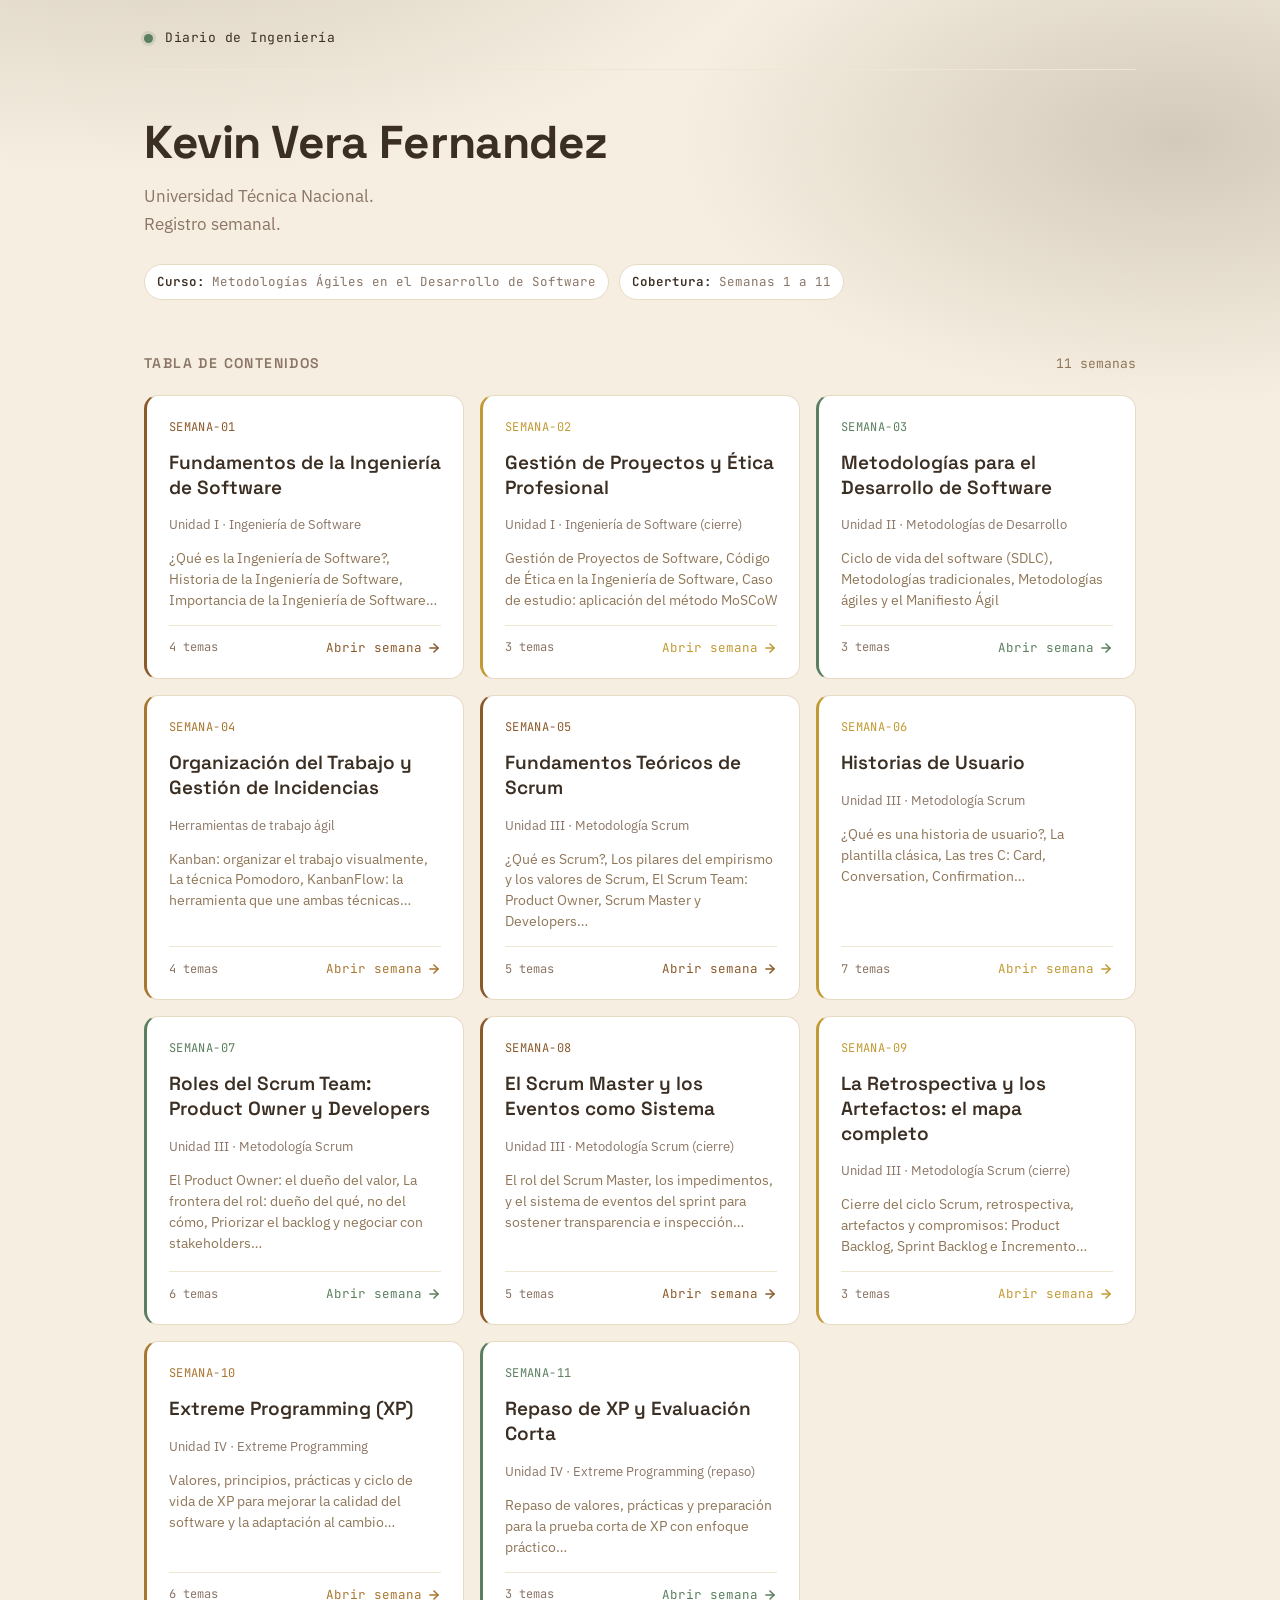
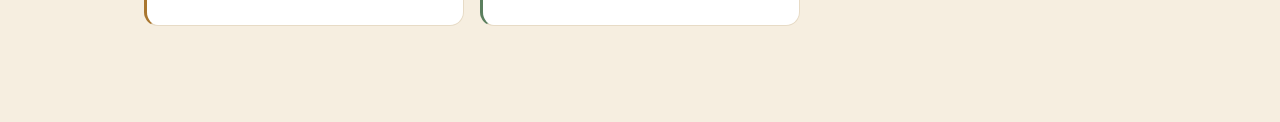
<file: index.html>
<!DOCTYPE html>
<html lang="es">
<head>
<meta charset="UTF-8">
<meta name="viewport" content="width=device-width, initial-scale=1.0">
<title>Diario de Ingeniería — Metodologías Ágiles en el Desarrollo de Software</title>
<link rel="stylesheet" href="styles.css">
</head>
<body>
<div class="shell">

  <div class="topbar">
    <div class="brand">
      <span class="dot"></span>
      <span class="brand-path"><span class="current">Diario de Ingeniería</span></span>
    </div>
  </div>

  <header class="masthead">
    <h1 contenteditable="true" spellcheck="false">Kevin Vera Fernandez</h1>
    <p class="lede">Universidad Técnica Nacional.</p>
     <p class="lede">Registro semanal.</p>
    <div class="course-meta">
      <span class="meta-chip"><b>Curso:</b> Metodologías Ágiles en el Desarrollo de Software</span>
      <span class="meta-chip"><b>Cobertura:</b> Semanas 1 a 11</span>
    </div>
  </header>

  <section>
    <div class="board-label">
      <h2>Tabla de contenidos</h2>
      <span class="count">11 semanas</span>
    </div>
    <div class="board">
      <a class="ticket" href="semana1.html" style="--accent:var(--accent-violet)">
      <div class="ticket-top">
        <span class="ticket-id">SEMANA-01</span>
      </div>
      <h3>Fundamentos de la Ingeniería de Software</h3>
      <div class="unit-tag">Unidad I · Ingeniería de Software</div>
      <p class="topic-preview">¿Qué es la Ingeniería de Software?, Historia de la Ingeniería de Software, Importancia de la Ingeniería de Software…</p>
      <div class="ticket-foot">
        <span class="items-count">4 temas</span>
        <span class="go">Abrir semana <svg width="14" height="14" viewBox="0 0 24 24" fill="none" stroke="currentColor" stroke-width="2.6" stroke-linecap="round" stroke-linejoin="round"><line x1="5" y1="12" x2="19" y2="12"></line><polyline points="12 5 19 12 12 19"></polyline></svg></span>
      </div>
    </a>
<a class="ticket" href="semana2.html" style="--accent:var(--accent-amber)">
      <div class="ticket-top">
        <span class="ticket-id">SEMANA-02</span>
      </div>
      <h3>Gestión de Proyectos y Ética Profesional</h3>
      <div class="unit-tag">Unidad I · Ingeniería de Software (cierre)</div>
      <p class="topic-preview">Gestión de Proyectos de Software, Código de Ética en la Ingeniería de Software, Caso de estudio: aplicación del método MoSCoW</p>
      <div class="ticket-foot">
        <span class="items-count">3 temas</span>
        <span class="go">Abrir semana <svg width="14" height="14" viewBox="0 0 24 24" fill="none" stroke="currentColor" stroke-width="2.6" stroke-linecap="round" stroke-linejoin="round"><line x1="5" y1="12" x2="19" y2="12"></line><polyline points="12 5 19 12 12 19"></polyline></svg></span>
      </div>
    </a>
<a class="ticket" href="semana3.html" style="--accent:var(--accent-sage)">
      <div class="ticket-top">
        <span class="ticket-id">SEMANA-03</span>
      </div>
      <h3>Metodologías para el Desarrollo de Software</h3>
      <div class="unit-tag">Unidad II · Metodologías de Desarrollo</div>
      <p class="topic-preview">Ciclo de vida del software (SDLC), Metodologías tradicionales, Metodologías ágiles y el Manifiesto Ágil</p>
      <div class="ticket-foot">
        <span class="items-count">3 temas</span>
        <span class="go">Abrir semana <svg width="14" height="14" viewBox="0 0 24 24" fill="none" stroke="currentColor" stroke-width="2.6" stroke-linecap="round" stroke-linejoin="round"><line x1="5" y1="12" x2="19" y2="12"></line><polyline points="12 5 19 12 12 19"></polyline></svg></span>
      </div>
    </a>
<a class="ticket" href="semana4.html" style="--accent:var(--accent-teal)">
      <div class="ticket-top">
        <span class="ticket-id">SEMANA-04</span>
      </div>
      <h3>Organización del Trabajo y Gestión de Incidencias</h3>
      <div class="unit-tag">Herramientas de trabajo ágil</div>
      <p class="topic-preview">Kanban: organizar el trabajo visualmente, La técnica Pomodoro, KanbanFlow: la herramienta que une ambas técnicas…</p>
      <div class="ticket-foot">
        <span class="items-count">4 temas</span>
        <span class="go">Abrir semana <svg width="14" height="14" viewBox="0 0 24 24" fill="none" stroke="currentColor" stroke-width="2.6" stroke-linecap="round" stroke-linejoin="round"><line x1="5" y1="12" x2="19" y2="12"></line><polyline points="12 5 19 12 12 19"></polyline></svg></span>
      </div>
    </a>
<a class="ticket" href="semana5.html" style="--accent:var(--accent-violet)">
      <div class="ticket-top">
        <span class="ticket-id">SEMANA-05</span>
      </div>
      <h3>Fundamentos Teóricos de Scrum</h3>
      <div class="unit-tag">Unidad III · Metodología Scrum</div>
      <p class="topic-preview">¿Qué es Scrum?, Los pilares del empirismo y los valores de Scrum, El Scrum Team: Product Owner, Scrum Master y Developers…</p>
      <div class="ticket-foot">
        <span class="items-count">5 temas</span>
        <span class="go">Abrir semana <svg width="14" height="14" viewBox="0 0 24 24" fill="none" stroke="currentColor" stroke-width="2.6" stroke-linecap="round" stroke-linejoin="round"><line x1="5" y1="12" x2="19" y2="12"></line><polyline points="12 5 19 12 12 19"></polyline></svg></span>
      </div>
    </a>
<a class="ticket" href="semana6.html" style="--accent:var(--accent-amber)">
      <div class="ticket-top">
        <span class="ticket-id">SEMANA-06</span>
      </div>
      <h3>Historias de Usuario</h3>
      <div class="unit-tag">Unidad III · Metodología Scrum</div>
      <p class="topic-preview">¿Qué es una historia de usuario?, La plantilla clásica, Las tres C: Card, Conversation, Confirmation…</p>
      <div class="ticket-foot">
        <span class="items-count">7 temas</span>
        <span class="go">Abrir semana <svg width="14" height="14" viewBox="0 0 24 24" fill="none" stroke="currentColor" stroke-width="2.6" stroke-linecap="round" stroke-linejoin="round"><line x1="5" y1="12" x2="19" y2="12"></line><polyline points="12 5 19 12 12 19"></polyline></svg></span>
      </div>
    </a>
<a class="ticket" href="semana7.html" style="--accent:var(--accent-sage)">
      <div class="ticket-top">
        <span class="ticket-id">SEMANA-07</span>
      </div>
      <h3>Roles del Scrum Team: Product Owner y Developers</h3>
      <div class="unit-tag">Unidad III · Metodología Scrum</div>
      <p class="topic-preview">El Product Owner: el dueño del valor, La frontera del rol: dueño del qué, no del cómo, Priorizar el backlog y negociar con stakeholders…</p>
      <div class="ticket-foot">
        <span class="items-count">6 temas</span>
        <span class="go">Abrir semana <svg width="14" height="14" viewBox="0 0 24 24" fill="none" stroke="currentColor" stroke-width="2.6" stroke-linecap="round" stroke-linejoin="round"><line x1="5" y1="12" x2="19" y2="12"></line><polyline points="12 5 19 12 12 19"></polyline></svg></span>
      </div>
    </a>
<a class="ticket" href="semana8.html" style="--accent:var(--accent-violet)">
      <div class="ticket-top">
        <span class="ticket-id">SEMANA-08</span>
      </div>
      <h3>El Scrum Master y los Eventos como Sistema</h3>
      <div class="unit-tag">Unidad III · Metodología Scrum (cierre)</div>
      <p class="topic-preview">El rol del Scrum Master, los impedimentos, y el sistema de eventos del sprint para sostener transparencia e inspección…</p>
      <div class="ticket-foot">
        <span class="items-count">5 temas</span>
        <span class="go">Abrir semana <svg width="14" height="14" viewBox="0 0 24 24" fill="none" stroke="currentColor" stroke-width="2.6" stroke-linecap="round" stroke-linejoin="round"><line x1="5" y1="12" x2="19" y2="12"></line><polyline points="12 5 19 12 12 19"></polyline></svg></span>
      </div>
    </a>
<a class="ticket" href="semana9.html" style="--accent:var(--accent-amber)">
      <div class="ticket-top">
        <span class="ticket-id">SEMANA-09</span>
      </div>
      <h3>La Retrospectiva y los Artefactos: el mapa completo</h3>
      <div class="unit-tag">Unidad III · Metodología Scrum (cierre)</div>
      <p class="topic-preview">Cierre del ciclo Scrum, retrospectiva, artefactos y compromisos: Product Backlog, Sprint Backlog e Incremento…</p>
      <div class="ticket-foot">
        <span class="items-count">3 temas</span>
        <span class="go">Abrir semana <svg width="14" height="14" viewBox="0 0 24 24" fill="none" stroke="currentColor" stroke-width="2.6" stroke-linecap="round" stroke-linejoin="round"><line x1="5" y1="12" x2="19" y2="12"></line><polyline points="12 5 19 12 12 19"></polyline></svg></span>
      </div>
    </a>
<a class="ticket" href="semana10.html" style="--accent:var(--accent-teal)">
      <div class="ticket-top">
        <span class="ticket-id">SEMANA-10</span>
      </div>
      <h3>Extreme Programming (XP)</h3>
      <div class="unit-tag">Unidad IV · Extreme Programming</div>
      <p class="topic-preview">Valores, principios, prácticas y ciclo de vida de XP para mejorar la calidad del software y la adaptación al cambio…</p>
      <div class="ticket-foot">
        <span class="items-count">6 temas</span>
        <span class="go">Abrir semana <svg width="14" height="14" viewBox="0 0 24 24" fill="none" stroke="currentColor" stroke-width="2.6" stroke-linecap="round" stroke-linejoin="round"><line x1="5" y1="12" x2="19" y2="12"></line><polyline points="12 5 19 12 12 19"></polyline></svg></span>
      </div>
    </a>
<a class="ticket" href="semana11.html" style="--accent:var(--accent-sage)">
      <div class="ticket-top">
        <span class="ticket-id">SEMANA-11</span>
      </div>
      <h3>Repaso de XP y Evaluación Corta</h3>
      <div class="unit-tag">Unidad IV · Extreme Programming (repaso)</div>
      <p class="topic-preview">Repaso de valores, prácticas y preparación para la prueba corta de XP con enfoque práctico…</p>
      <div class="ticket-foot">
        <span class="items-count">3 temas</span>
        <span class="go">Abrir semana <svg width="14" height="14" viewBox="0 0 24 24" fill="none" stroke="currentColor" stroke-width="2.6" stroke-linecap="round" stroke-linejoin="round"><line x1="5" y1="12" x2="19" y2="12"></line><polyline points="12 5 19 12 12 19"></polyline></svg></span>
      </div>
    </a>
    </div>
  </section>

</div>
</body>
</html>
</file>
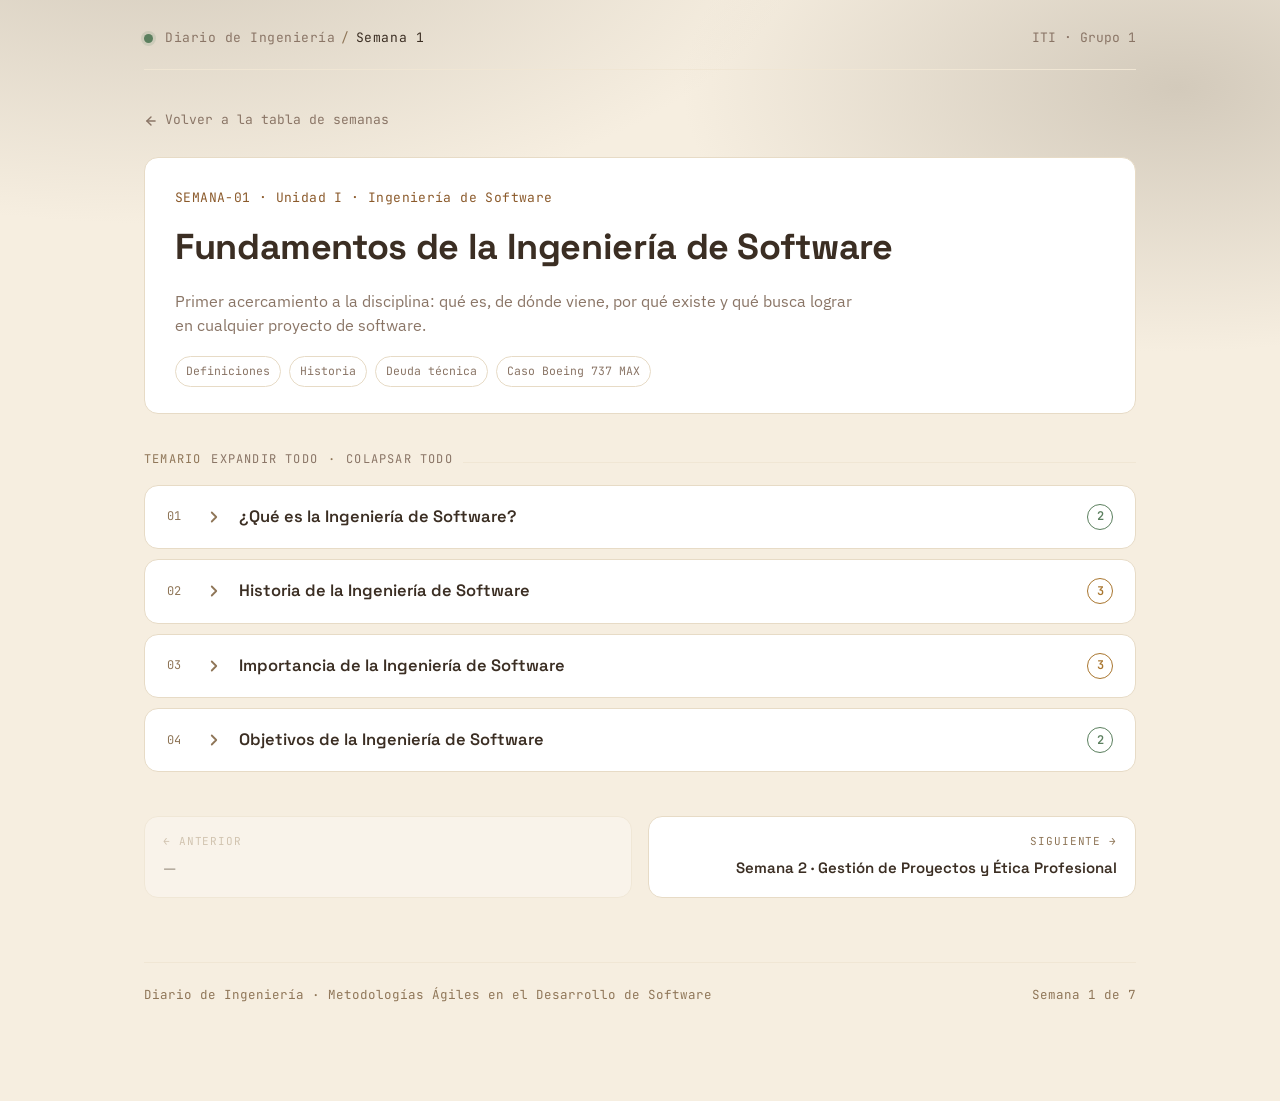
<file: semana1.html>
<!DOCTYPE html>
<html lang="es">
<head>
<meta charset="UTF-8">
<meta name="viewport" content="width=device-width, initial-scale=1.0">
<title>Semana 1 · Fundamentos de la Ingeniería de Software — Diario de Ingeniería</title>
<link rel="stylesheet" href="styles.css">
</head>
<body>
<div class="shell">

  <div class="topbar">
    <div class="brand">
      <span class="dot"></span>
      <span class="brand-path"><a href="index.html">Diario de Ingeniería</a><span class="sep">/</span><span class="current">Semana 1</span></span>
    </div>
    <div class="crumbs">ITI · Grupo 1</div>
  </div>

  <a class="back-link" href="index.html"><svg viewBox="0 0 24 24" fill="none" stroke="currentColor" stroke-width="2.4" stroke-linecap="round" stroke-linejoin="round"><line x1="19" y1="12" x2="5" y2="12"></line><polyline points="12 19 5 12 12 5"></polyline></svg> Volver a la tabla de semanas</a>

  <header class="week-header" style="--accent:var(--accent-violet)">
    <span class="ticket-id" style="color:var(--accent-violet)">SEMANA-01 · Unidad I · Ingeniería de Software</span>
    <h1>Fundamentos de la Ingeniería de Software</h1>
    <p class="lede">Primer acercamiento a la disciplina: qué es, de dónde viene, por qué existe y qué busca lograr en cualquier proyecto de software.</p>
    <div class="week-tags"><span class="tag">Definiciones</span><span class="tag">Historia</span><span class="tag">Deuda técnica</span><span class="tag">Caso Boeing 737 MAX</span></div>
  </header>

  <div class="backlog-label">
    Temario
    <button id="expand-all" style="all:unset;cursor:pointer;color:var(--ink-muted)">expandir todo</button>
    ·
    <button id="collapse-all" style="all:unset;cursor:pointer;color:var(--ink-muted)">colapsar todo</button>
  </div>

  <div class="backlog">
    <details class="story" id="tema-1" style="--accent-open:var(--accent-violet)">
  <summary>
    <span class="story-index">01</span>
    <svg class="chevron" viewBox="0 0 24 24" fill="none" stroke="currentColor" stroke-width="2.4" stroke-linecap="round" stroke-linejoin="round"><polyline points="9 6 15 12 9 18"></polyline></svg>
    <h3>¿Qué es la Ingeniería de Software?</h3>
    <span class="point-badge" style="--point-color:var(--accent-sage); --point-bg:var(--accent-sage)22" title="Puntos de historia (extensión relativa del tema)">2</span>
  </summary>
  <div class="story-body">
    <p>Según el <strong>IEEE</strong>, la Ingeniería de Software es la aplicación de un enfoque sistemático, disciplinado y cuantificable al desarrollo, operación y mantenimiento del software; en otras palabras, aplicar los principios de la ingeniería tradicional a la construcción de programas. No se trata solo de escribir código, sino de hacerlo con métodos, control de calidad y previsibilidad, tal como se construye un puente o un edificio.</p><p>Es la disciplina de la informática que tiene como precepto principal elaborar software de <strong>calidad</strong>, aplicando métodos de ingeniería durante todo el ciclo de vida: desarrollo, mantenimiento y evolución del producto.</p>
  </div>
</details>
<details class="story" id="tema-2" style="--accent-open:var(--accent-violet)">
  <summary>
    <span class="story-index">02</span>
    <svg class="chevron" viewBox="0 0 24 24" fill="none" stroke="currentColor" stroke-width="2.4" stroke-linecap="round" stroke-linejoin="round"><polyline points="9 6 15 12 9 18"></polyline></svg>
    <h3>Historia de la Ingeniería de Software</h3>
    <span class="point-badge" style="--point-color:var(--accent-teal); --point-bg:var(--accent-teal)22" title="Puntos de historia (extensión relativa del tema)">3</span>
  </summary>
  <div class="story-body">
    <p>Antes de hablar de ingeniería, conviene distinguir los conceptos base: el <strong>hardware</strong> son los componentes físicos de la computadora; el <strong>software</strong> es el conjunto intangible de instrucciones, programas y datos que hace que ese hardware funcione como se desea; un <strong>programa</strong> es un subconjunto del software (el software puede estar formado por uno o varios programas); y un <strong>algoritmo</strong> es la secuencia precisa, definida y finita de instrucciones que le da funcionalidad a un programa.</p><p>A diferencia de disciplinas milenarias como la medicina o la ingeniería civil, la computación es una ingeniería muy joven: no alcanza un siglo de existencia. En sus primeros años, el software se consideraba un componente secundario; se creía que el elemento clave para el buen funcionamiento de una computadora era el hardware y su mantenimiento.</p><ul><li><strong>Años 30:</strong> se sientan las bases teóricas de la computación moderna con máquinas como la de Turing y la analítica de Babbage.</li><li><strong>Años 40:</strong> impulsados por la Segunda Guerra Mundial, surgen las primeras computadoras (como el ENIAC en 1945): enormes, lentas y de propósito específico. También nace el transistor.</li><li><strong>Años 50:</strong> aparecen los primeros lenguajes de programación de alto nivel, como Fortran y COBOL, que sustituyen al tedioso lenguaje ensamblador.</li><li><strong>Años 60:</strong> llegan computadoras más compactas como la IBM 360 y el software empieza a usarse en empresas y universidades. Aquí se ubica el nacimiento de la Ingeniería de Software como disciplina.</li></ul><p>La disciplina se formalizó entre 1960 y 1970 como respuesta a la llamada <strong>Crisis del Software</strong>: proyectos que nunca se terminaban, sistemas poco confiables y costos que se disparaban dos o tres veces por encima del presupuesto original. A esto se sumó una complejidad creciente —el hardware avanzaba más rápido que la capacidad de producir software para aprovecharlo— y la necesidad de sistematizar el trabajo con métodos predecibles, control de calidad y estándares. De ahí nació una disciplina que combina rigor técnico, creatividad y gestión de proyectos complejos.</p>
  </div>
</details>
<details class="story" id="tema-3" style="--accent-open:var(--accent-violet)">
  <summary>
    <span class="story-index">03</span>
    <svg class="chevron" viewBox="0 0 24 24" fill="none" stroke="currentColor" stroke-width="2.4" stroke-linecap="round" stroke-linejoin="round"><polyline points="9 6 15 12 9 18"></polyline></svg>
    <h3>Importancia de la Ingeniería de Software</h3>
    <span class="point-badge" style="--point-color:var(--accent-teal); --point-bg:var(--accent-teal)22" title="Puntos de historia (extensión relativa del tema)">3</span>
  </summary>
  <div class="story-body">
    <p>Hoy prácticamente todo funciona con software: transferencias bancarias, reservas de vuelos, autos autónomos. Un error pequeño puede causar caos —una app bancaria que congela cuentas— y uno grave puede poner vidas en riesgo, como ocurre con software médico defectuoso.</p><div class='callout' style='--callout-color:var(--accent-coral)'><span class='callout-label'>Caso de estudio</span>El caso <strong>Boeing 737 MAX</strong>, discutido en clase mediante video, ilustra las consecuencias reales de fallas de ingeniería de software en sistemas críticos, y plantea preguntas éticas sobre quién es responsable: ¿la empresa, los desarrolladores o los operadores?</div><p>Una de las razones centrales por las que esta disciplina importa es la <strong>deuda técnica</strong>: el costo del retrabajo adicional que se genera al elegir la solución más rápida en vez de la más efectiva (término acuñado por Ward Cunningham en 1992). Se clasifica en cuatro tipos según sea deliberada o inadvertida, y prudente o imprudente:</p><table class='mini-table'><thead><tr><th>Tipo</th><th>Descripción</th></tr></thead><tbody><tr><td>Prudente y deliberada</td><td>Se decide entregar rápido y asumir las consecuencias después; razonable cuando lo que está en juego es poco.</td></tr><tr><td>Imprudente y deliberada</td><td>Se sabe cómo hacer buen código pero se prioriza la velocidad de entrega por encima de la calidad.</td></tr><tr><td>Prudente e inadvertida</td><td>Se buscaba el mejor código, pero se descubre una mejor solución después de implementar.</td></tr><tr><td>Imprudente e inadvertida</td><td>El equipo intenta hacer bien las cosas pero no tiene el conocimiento necesario y ni siquiera es consciente de sus errores.</td></tr></tbody></table><p>Según un estudio de Stripe y Harris Poll (2018), el desarrollador promedio dedica alrededor del <strong>42% de su tiempo</strong> a lidiar con deuda técnica y mantenimiento —cerca de 18 de 41 horas semanales— entre corrección de bugs, refactorización y mantenimiento reactivo. Solo el 32% del tiempo se destina a construir funcionalidades nuevas.</p>
  </div>
</details>
<details class="story" id="tema-4" style="--accent-open:var(--accent-violet)">
  <summary>
    <span class="story-index">04</span>
    <svg class="chevron" viewBox="0 0 24 24" fill="none" stroke="currentColor" stroke-width="2.4" stroke-linecap="round" stroke-linejoin="round"><polyline points="9 6 15 12 9 18"></polyline></svg>
    <h3>Objetivos de la Ingeniería de Software</h3>
    <span class="point-badge" style="--point-color:var(--accent-sage); --point-bg:var(--accent-sage)22" title="Puntos de historia (extensión relativa del tema)">2</span>
  </summary>
  <div class="story-body">
    <p>No todo software necesita aplicar ingeniería de software con el mismo rigor: se recomienda especialmente para productos de gran envergadura, con muchos usuarios o con alto riesgo asociado. No es lo mismo desarrollar un blog personal que un sistema bancario o una red social que maneja información sensible de millones de personas.</p><p>En el fondo, la Ingeniería de Software es una disciplina orientada a la <strong>gestión de riesgos</strong> —económicos, legales, sociales, operativos y tecnológicos— dentro de un proyecto. Requiere tiempo e inversión precisamente para minimizar esos riesgos, y es lo que diferencia a un programador de un verdadero ingeniero de software capaz de liderar un proyecto con calidad garantizada.</p>
  </div>
</details>
  </div>

  <nav class="week-pager">
    <span class="pager-link prev disabled"><span class="dir">← Anterior</span><span class="pt">—</span></span>
    <a class="pager-link next" href="semana2.html"><span class="dir">Siguiente →</span><span class="pt">Semana 2 · Gestión de Proyectos y Ética Profesional</span></a>
  </nav>

  <footer class="site-footer">
    <span>Diario de Ingeniería · Metodologías Ágiles en el Desarrollo de Software</span>
    <span>Semana 1 de 7</span>
  </footer>

</div>
<script src="script.js"></script>
</body>
</html>
</file>
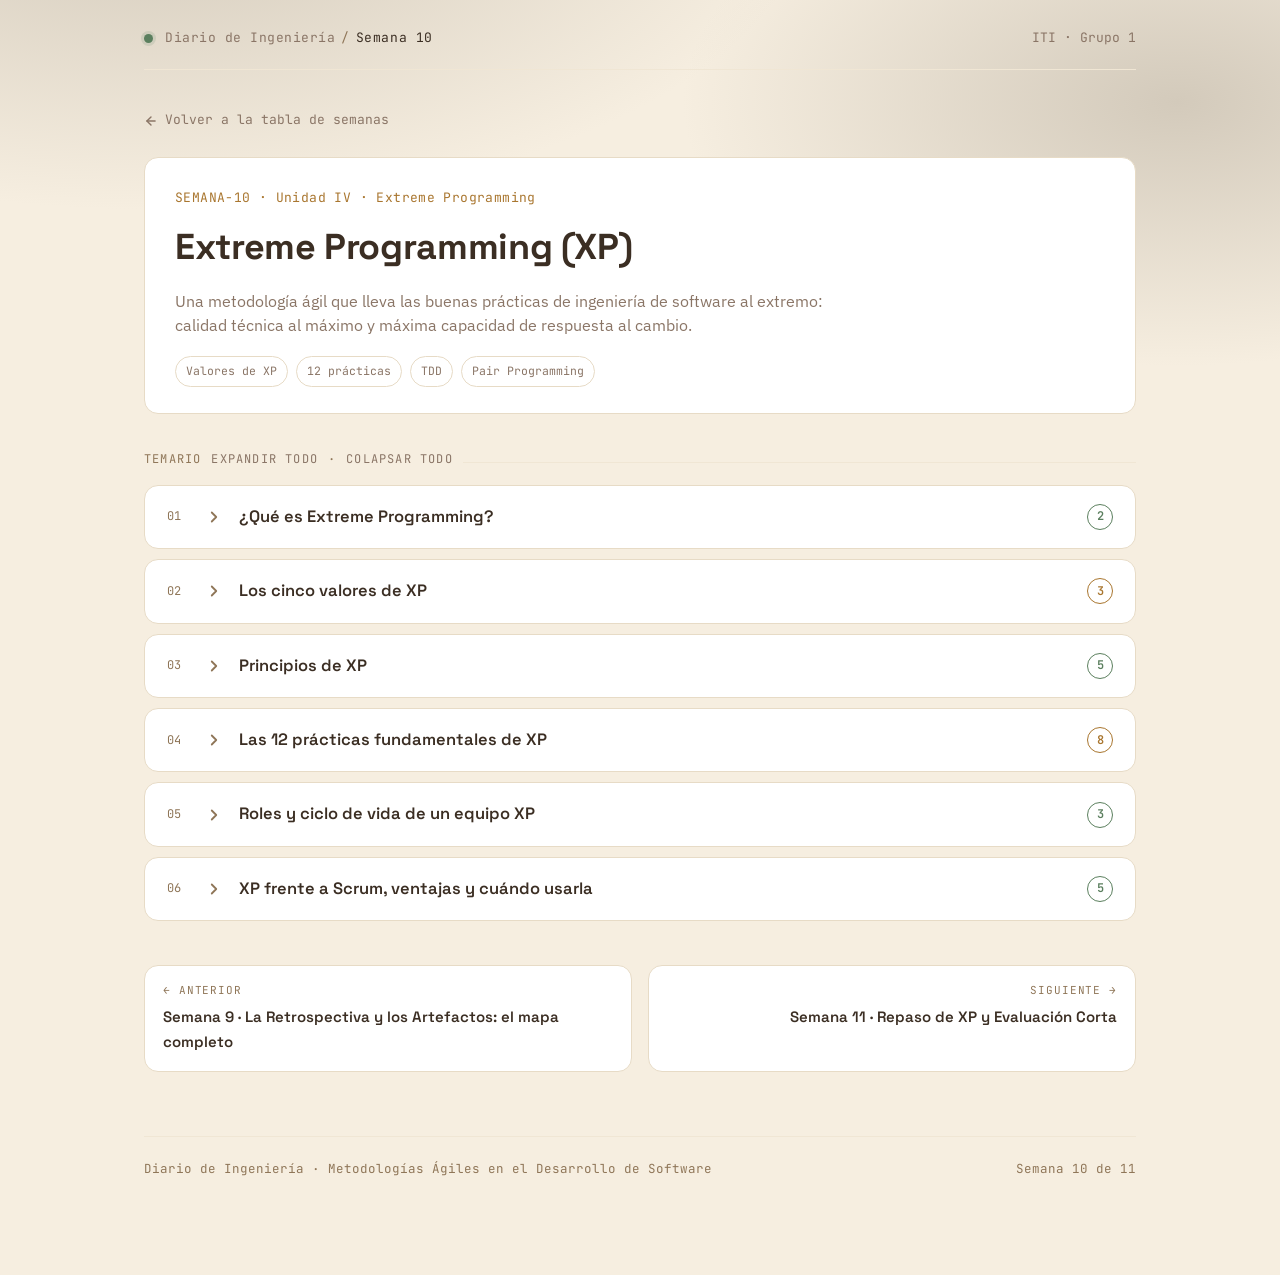
<file: semana10.html>
<!DOCTYPE html>
<html lang="es">
<head>
<meta charset="UTF-8">
<meta name="viewport" content="width=device-width, initial-scale=1.0">
<title>Semana 10 · Extreme Programming (XP) — Diario de Ingeniería</title>
<link rel="stylesheet" href="styles.css">
</head>
<body>
<div class="shell">

  <div class="topbar">
    <div class="brand">
      <span class="dot"></span>
      <span class="brand-path"><a href="index.html">Diario de Ingeniería</a><span class="sep">/</span><span class="current">Semana 10</span></span>
    </div>
    <div class="crumbs">ITI · Grupo 1</div>
  </div>

  <a class="back-link" href="index.html"><svg viewBox="0 0 24 24" fill="none" stroke="currentColor" stroke-width="2.4" stroke-linecap="round" stroke-linejoin="round"><line x1="19" y1="12" x2="5" y2="12"></line><polyline points="12 19 5 12 12 5"></polyline></svg> Volver a la tabla de semanas</a>

  <header class="week-header" style="--accent:var(--accent-teal)">
    <span class="ticket-id" style="color:var(--accent-teal)">SEMANA-10 · Unidad IV · Extreme Programming</span>
    <h1>Extreme Programming (XP)</h1>
    <p class="lede">Una metodología ágil que lleva las buenas prácticas de ingeniería de software al extremo: calidad técnica al máximo y máxima capacidad de respuesta al cambio.</p>
    <div class="week-tags"><span class="tag">Valores de XP</span><span class="tag">12 prácticas</span><span class="tag">TDD</span><span class="tag">Pair Programming</span></div>
  </header>

  <div class="backlog-label">
    Temario
    <button id="expand-all" style="all:unset;cursor:pointer;color:var(--ink-muted)">expandir todo</button>
    ·
    <button id="collapse-all" style="all:unset;cursor:pointer;color:var(--ink-muted)">colapsar todo</button>
  </div>

  <div class="backlog">
    <details class="story" id="tema-1" style="--accent-open:var(--accent-teal)">
  <summary>
    <span class="story-index">01</span>
    <svg class="chevron" viewBox="0 0 24 24" fill="none" stroke="currentColor" stroke-width="2.4" stroke-linecap="round" stroke-linejoin="round"><polyline points="9 6 15 12 9 18"></polyline></svg>
    <h3>¿Qué es Extreme Programming?</h3>
    <span class="point-badge" style="--point-color:var(--accent-sage); --point-bg:var(--accent-sage)22" title="Puntos de historia (extensión relativa del tema)">2</span>
  </summary>
  <div class="story-body">
    <p><strong>Extreme Programming (XP)</strong> es una metodología ágil de desarrollo de software centrada en la flexibilidad, la colaboración cercana con el cliente y la entrega rápida de software funcional. Su objetivo principal es mejorar la calidad del software y la capacidad de respuesta ante cambios en los requisitos, especialmente en proyectos con alta incertidumbre.</p><p>Fue creada por <strong>Kent Beck</strong> a finales de los años 90, en el proyecto C3 de Chrysler (1996); su libro fundacional se publicó en 1999. Parte de una idea simple: si ciertas prácticas de ingeniería son beneficiosas, aplicarlas al máximo —al extremo— produce mejores resultados. En una frase: "hacer software de la forma más simple que funcione hoy, con la mayor calidad posible, y mejorarlo con cada cambio". Es ideal para equipos pequeños y cohesionados (2 a 12 personas) con requisitos que cambian rápido.</p><p>XP nace para resolver problemas concretos: requisitos que cambian (el cliente no sabe todo al inicio, lo que pide hoy cambia mañana, y los planes rígidos se rompen), el costo del cambio tardío (en modelos tradicionales, corregir un error tarde cuesta muchísimo más que corregirlo temprano), la baja calidad interna (código sin pruebas ni orden se vuelve frágil) y la poca comunicación (documentación pesada que nadie lee, en vez de conversación directa entre personas).</p>
  </div>
</details>
<details class="story" id="tema-2" style="--accent-open:var(--accent-teal)">
  <summary>
    <span class="story-index">02</span>
    <svg class="chevron" viewBox="0 0 24 24" fill="none" stroke="currentColor" stroke-width="2.4" stroke-linecap="round" stroke-linejoin="round"><polyline points="9 6 15 12 9 18"></polyline></svg>
    <h3>Los cinco valores de XP</h3>
    <span class="point-badge" style="--point-color:var(--accent-teal); --point-bg:var(--accent-teal)22" title="Puntos de historia (extensión relativa del tema)">3</span>
  </summary>
  <div class="story-body">
    <p>XP se fundamenta en cinco valores que funcionan como brújula: guían las decisiones cuando las reglas no alcanzan.</p><table class="mini-table"><thead><tr><th>Valor</th><th>En qué consiste</th></tr></thead><tbody><tr><td>Comunicación</td><td>Privilegiar la conversación cara a cara sobre la documentación extensa; el cliente está disponible para resolver dudas al instante.</td></tr><tr><td>Simplicidad</td><td>Hacer lo más simple que funcione hoy, sin construir para un futuro que quizás no llegue (principio YAGNI: "You Aren't Gonna Need It").</td></tr><tr><td>Retroalimentación</td><td>Cuanto antes se sabe si algo funciona, más barato es corregirlo: pruebas automáticas, entregas frecuentes y participación activa del cliente.</td></tr><tr><td>Coraje</td><td>Valentía para tomar decisiones técnicas difíciles: refactorizar o tirar código que ya no sirve, decir la verdad sobre el avance.</td></tr><tr><td>Respeto</td><td>Todos los miembros aportan valor y merecen ser escuchados; es la base que hace posibles a los otros cuatro valores.</td></tr></tbody></table>
  </div>
</details>
<details class="story" id="tema-3" style="--accent-open:var(--accent-teal)">
  <summary>
    <span class="story-index">03</span>
    <svg class="chevron" viewBox="0 0 24 24" fill="none" stroke="currentColor" stroke-width="2.4" stroke-linecap="round" stroke-linejoin="round"><polyline points="9 6 15 12 9 18"></polyline></svg>
    <h3>Principios de XP</h3>
    <span class="point-badge" style="--point-color:var(--accent-sage); --point-bg:var(--accent-sage)22" title="Puntos de historia (extensión relativa del tema)">5</span>
  </summary>
  <div class="story-body">
    <p>Los principios conectan los valores con las prácticas concretas del día a día:</p><ul><li><strong>Retroalimentación rápida:</strong> ciclos cortos de feedback entre desarrolladores, clientes y el sistema para detectar problemas pronto (TDD, lanzamientos frecuentes, dailies).</li><li><strong>Suponer simplicidad:</strong> diseñar la solución más simple que funcione hoy, siguiendo YAGNI y refactorizando constantemente.</li><li><strong>Cambio incremental:</strong> hacer cambios pequeños y reversibles en lugar de grandes rediseños.</li><li><strong>Abrazar el cambio:</strong> aceptar cambios en los requisitos incluso en fases avanzadas, con diseño modular y priorización según necesidades actuales.</li><li><strong>Trabajo de calidad:</strong> la calidad no se negocia nunca; se sostiene con TDD, integración continua y programación en parejas.</li><li><strong>Enseñar y aprender:</strong> compartir conocimiento en el equipo mediante programación en parejas, propiedad colectiva y retrospectivas.</li><li><strong>Viaje compartido:</strong> equipo de desarrollo y cliente son compañeros con objetivos alineados, no "ellos contra nosotros".</li><li><strong>Ritmo sostenible:</strong> la productividad a largo plazo requiere equilibrio; límite de 40 horas semanales, sin horas extra sistemáticas.</li><li><strong>Experimentos concretos:</strong> en vez de debatir teóricamente, se prueba directamente en código (spikes técnicos, A/B testing).</li></ul>
  </div>
</details>
<details class="story" id="tema-4" style="--accent-open:var(--accent-teal)">
  <summary>
    <span class="story-index">04</span>
    <svg class="chevron" viewBox="0 0 24 24" fill="none" stroke="currentColor" stroke-width="2.4" stroke-linecap="round" stroke-linejoin="round"><polyline points="9 6 15 12 9 18"></polyline></svg>
    <h3>Las 12 prácticas fundamentales de XP</h3>
    <span class="point-badge" style="--point-color:var(--accent-teal); --point-bg:var(--accent-teal)22" title="Puntos de historia (extensión relativa del tema)">8</span>
  </summary>
  <div class="story-body">
    <p>XP se concreta en doce prácticas agrupadas en cuatro categorías:</p><table class="mini-table"><thead><tr><th>Categoría</th><th>Prácticas</th></tr></thead><tbody><tr><td>Planificación</td><td>Planning Game (Juego de planificación), Entregas pequeñas y frecuentes, Metáfora del sistema</td></tr><tr><td>Diseño</td><td>Diseño simple, Refactorización, Pruebas automatizadas (TDD)</td></tr><tr><td>Codificación</td><td>Programación en parejas (Pair Programming), Propiedad colectiva del código, Estándares de código</td></tr><tr><td>Integración y operación</td><td>Integración continua, Ritmo sostenible, Cliente integrado (on-site customer)</td></tr></tbody></table><p>Algunas, en detalle:</p><ul><li><strong>Planning Game:</strong> el cliente escribe historias de usuario en su propio lenguaje; el equipo estima el esfuerzo (con Planning Poker) y el cliente decide la prioridad según el valor de negocio. Se planifica por iteraciones cortas de 1 a 3 semanas, no todo el proyecto de una vez.</li><li><strong>Entregas pequeñas:</strong> poner en producción versiones útiles lo antes posible —por ejemplo v0.1 con login básico en la semana 2, v0.2 con perfil de usuario en la semana 4— para reducir riesgo y obtener retroalimentación temprana.</li><li><strong>TDD (Test-Driven Development):</strong> ciclo <em>rojo → verde → refactor</em>: primero se escribe una prueba que falla, luego el código mínimo que la hace pasar, después se mejora el diseño sin romper las pruebas. Es una red de seguridad que permite cambiar sin miedo.</li><li><strong>Programación en parejas:</strong> dos personas, una computadora; el 'conductor' escribe código mientras el 'navegante' revisa y piensa estratégicamente, rotando los roles. Difunde el conocimiento y detecta errores mientras se escriben.</li><li><strong>Integración continua:</strong> cada cambio se integra y se prueba en un repositorio común varias veces al día, evitando el "infierno de la integración" al final del proyecto.</li><li><strong>Cliente integrado:</strong> un representante del cliente disponible para clarificar requisitos, priorizar en tiempo real y validar demos semanales —en Scrum, este rol lo cumple el Product Owner.</li></ul>
  </div>
</details>
<details class="story" id="tema-5" style="--accent-open:var(--accent-teal)">
  <summary>
    <span class="story-index">05</span>
    <svg class="chevron" viewBox="0 0 24 24" fill="none" stroke="currentColor" stroke-width="2.4" stroke-linecap="round" stroke-linejoin="round"><polyline points="9 6 15 12 9 18"></polyline></svg>
    <h3>Roles y ciclo de vida de un equipo XP</h3>
    <span class="point-badge" style="--point-color:var(--accent-sage); --point-bg:var(--accent-sage)22" title="Puntos de historia (extensión relativa del tema)">3</span>
  </summary>
  <div class="story-body">
    <p>Un equipo XP distingue varios roles: el <strong>cliente</strong> (define historias, prioridades y valida resultados; es parte del equipo), el <strong>programador</strong> (estima, diseña, programa en parejas y escribe pruebas), el <strong>tester</strong> (ayuda al cliente a definir y ejecutar pruebas de aceptación), el <strong>tracker</strong> (sigue métricas y estimaciones, da retroalimentación sobre el avance real), el <strong>coach</strong> (guía al equipo en la práctica de XP y vela por que se respeten los valores) y el <strong>manager</strong> (provee recursos y facilita la comunicación con el resto de la organización).</p><p>El ciclo de vida de un proyecto XP recorre seis fases: <strong>exploración</strong> (el cliente escribe historias, el equipo prueba la tecnología), <strong>planificación</strong> (se priorizan historias y se acuerda la primera entrega), <strong>iteraciones</strong> (ciclos cortos de diseñar, probar con TDD, programar en parejas e integrar), <strong>producción</strong> (se pone en marcha, con pruebas finales y ajustes de rendimiento), <strong>mantenimiento</strong> (se sigue dando soporte mientras se agregan nuevas historias) y <strong>cierre</strong> (el cliente ya no tiene más historias; se documenta y termina).</p>
  </div>
</details>
<details class="story" id="tema-6" style="--accent-open:var(--accent-teal)">
  <summary>
    <span class="story-index">06</span>
    <svg class="chevron" viewBox="0 0 24 24" fill="none" stroke="currentColor" stroke-width="2.4" stroke-linecap="round" stroke-linejoin="round"><polyline points="9 6 15 12 9 18"></polyline></svg>
    <h3>XP frente a Scrum, ventajas y cuándo usarla</h3>
    <span class="point-badge" style="--point-color:var(--accent-sage); --point-bg:var(--accent-sage)22" title="Puntos de historia (extensión relativa del tema)">5</span>
  </summary>
  <div class="story-body">
    <table class="mini-table"><thead><tr><th>Aspecto</th><th>Extreme Programming</th><th>Scrum</th></tr></thead><tbody><tr><td>Enfoque principal</td><td>Prácticas de ingeniería (cómo programar)</td><td>Gestión del trabajo (cómo organizarse)</td></tr><tr><td>Iteraciones</td><td>1 a 3 semanas</td><td>Sprint de 1 a 4 semanas</td></tr><tr><td>Cambios en la iteración</td><td>Admite reordenar prioridades</td><td>El sprint no debería cambiar</td></tr><tr><td>Prescribe cómo programar</td><td>Sí (TDD, parejas, refactor…)</td><td>No lo especifica</td></tr><tr><td>Roles</td><td>Cliente, coach, programador…</td><td>Product Owner, Scrum Master, Devs</td></tr></tbody></table><p>No son excluyentes: muchos equipos usan la gestión de Scrum combinada con las prácticas de ingeniería de XP.</p><div class="callout" style="--callout-color:var(--accent-teal)"><span class="callout-label">Ventajas y desafíos</span><strong>A favor:</strong> software de alta calidad y bien probado, gran capacidad de adaptarse al cambio, retroalimentación temprana y continua, menos errores en producción, conocimiento compartido en el equipo.<br><br><strong>En contra:</strong> exige mucha disciplina del equipo, requiere un cliente muy disponible, es difícil de escalar a equipos grandes o distribuidos, y no todos se adaptan bien a la programación en parejas.</div><p>XP brilla cuando los requisitos cambian con frecuencia, el equipo es pequeño y está co-ubicado, el cliente puede participar activamente y la calidad técnica es crítica. Conviene pensarlo dos veces cuando el equipo es muy grande o distribuido, el cliente no puede involucrarse, o el dominio exige documentación formal extensa (por ejemplo, sectores regulados como banca o salud). Un ejemplo típico: una startup desarrollando un producto nuevo, con requisitos que evolucionan cada semana y un fundador que actúa como cliente presente.</p>
  </div>
</details>
  </div>

  <nav class="week-pager">
    <a class="pager-link prev" href="semana9.html"><span class="dir">← Anterior</span><span class="pt">Semana 9 · La Retrospectiva y los Artefactos: el mapa completo</span></a>
    <a class="pager-link next" href="semana11.html"><span class="dir">Siguiente →</span><span class="pt">Semana 11 · Repaso de XP y Evaluación Corta</span></a>
  </nav>

  <footer class="site-footer">
    <span>Diario de Ingeniería · Metodologías Ágiles en el Desarrollo de Software</span>
    <span>Semana 10 de 11</span>
  </footer>

</div>
<script src="script.js"></script>
</body>
</html>
</file>
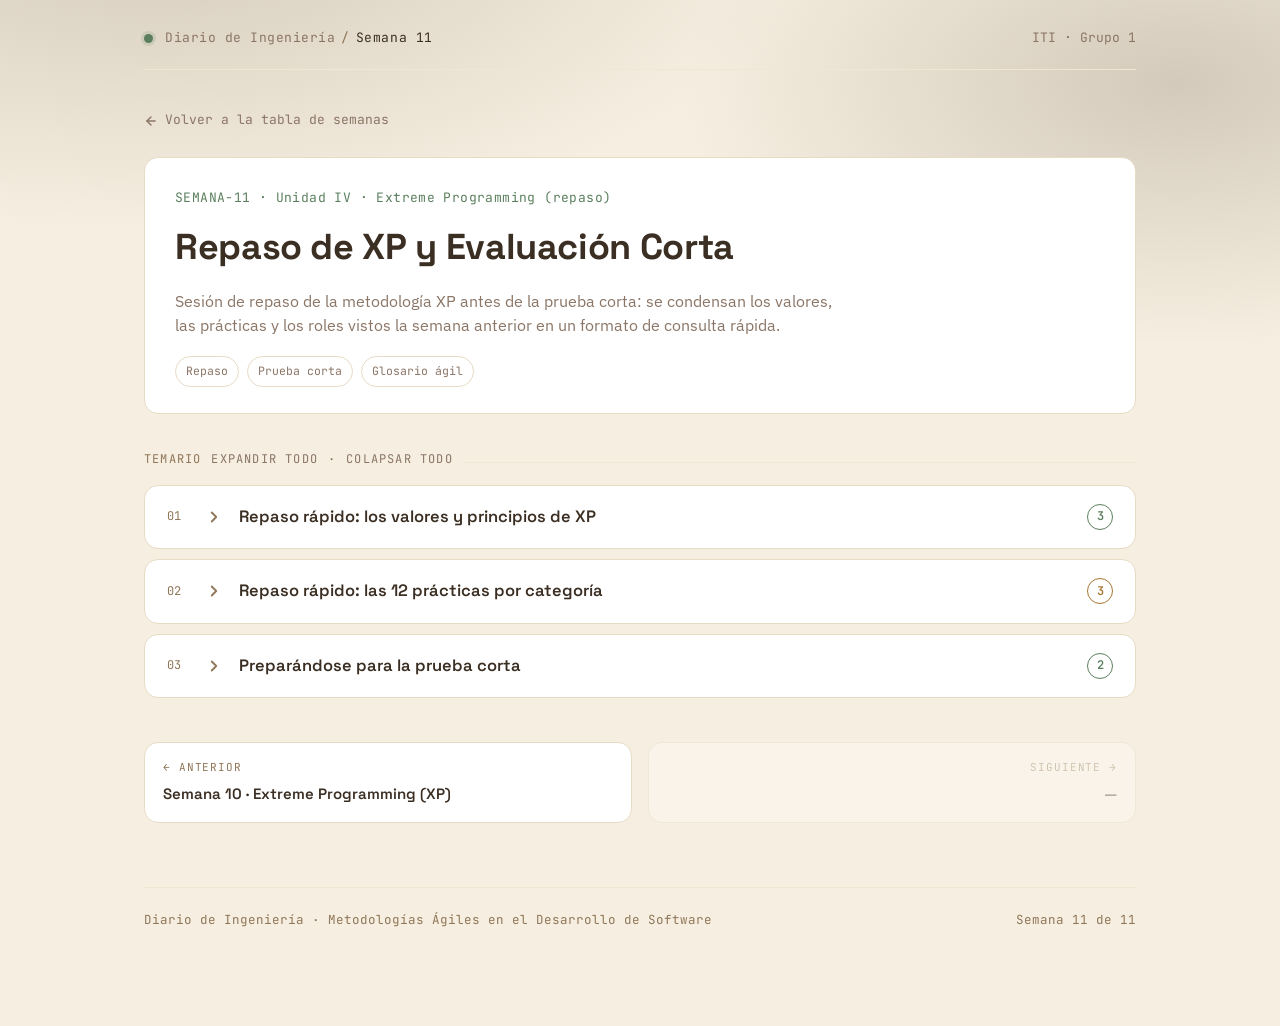
<file: semana11.html>
<!DOCTYPE html>
<html lang="es">
<head>
<meta charset="UTF-8">
<meta name="viewport" content="width=device-width, initial-scale=1.0">
<title>Semana 11 · Repaso de XP y Evaluación Corta — Diario de Ingeniería</title>
<link rel="stylesheet" href="styles.css">
</head>
<body>
<div class="shell">

  <div class="topbar">
    <div class="brand">
      <span class="dot"></span>
      <span class="brand-path"><a href="index.html">Diario de Ingeniería</a><span class="sep">/</span><span class="current">Semana 11</span></span>
    </div>
    <div class="crumbs">ITI · Grupo 1</div>
  </div>

  <a class="back-link" href="index.html"><svg viewBox="0 0 24 24" fill="none" stroke="currentColor" stroke-width="2.4" stroke-linecap="round" stroke-linejoin="round"><line x1="19" y1="12" x2="5" y2="12"></line><polyline points="12 19 5 12 12 5"></polyline></svg> Volver a la tabla de semanas</a>

  <header class="week-header" style="--accent:var(--accent-sage)">
    <span class="ticket-id" style="color:var(--accent-sage)">SEMANA-11 · Unidad IV · Extreme Programming (repaso)</span>
    <h1>Repaso de XP y Evaluación Corta</h1>
    <p class="lede">Sesión de repaso de la metodología XP antes de la prueba corta: se condensan los valores, las prácticas y los roles vistos la semana anterior en un formato de consulta rápida.</p>
    <div class="week-tags"><span class="tag">Repaso</span><span class="tag">Prueba corta</span><span class="tag">Glosario ágil</span></div>
  </header>

  <div class="backlog-label">
    Temario
    <button id="expand-all" style="all:unset;cursor:pointer;color:var(--ink-muted)">expandir todo</button>
    ·
    <button id="collapse-all" style="all:unset;cursor:pointer;color:var(--ink-muted)">colapsar todo</button>
  </div>

  <div class="backlog">
    <details class="story" id="tema-1" style="--accent-open:var(--accent-sage)">
  <summary>
    <span class="story-index">01</span>
    <svg class="chevron" viewBox="0 0 24 24" fill="none" stroke="currentColor" stroke-width="2.4" stroke-linecap="round" stroke-linejoin="round"><polyline points="9 6 15 12 9 18"></polyline></svg>
    <h3>Repaso rápido: los valores y principios de XP</h3>
    <span class="point-badge" style="--point-color:var(--accent-sage); --point-bg:var(--accent-sage)22" title="Puntos de historia (extensión relativa del tema)">3</span>
  </summary>
  <div class="story-body">
    <p>Antes de la prueba corta, conviene tener frescas las ideas centrales de XP en su forma más condensada. Los <strong>cinco valores</strong> —comunicación, simplicidad, retroalimentación, coraje y respeto— son la brújula de cualquier decisión dentro del marco: ante una duda sobre cómo proceder, la pregunta es cuál de estos valores está en juego.</p><p>De ahí se desprenden los <strong>principios</strong> que conectan esos valores con la práctica diaria: retroalimentación rápida, suponer simplicidad, cambio incremental, abrazar el cambio, trabajo de calidad, enseñar y aprender, viaje compartido, ritmo sostenible y experimentos concretos. Vale la pena repasar, para cada uno, un ejemplo concreto de cómo se vería aplicado en un proyecto real —esa es, justamente, la forma en que suelen plantearse las preguntas de evaluación: no "¿qué es la simplicidad?", sino "¿qué principio de XP ilustra esta situación?".</p>
  </div>
</details>
<details class="story" id="tema-2" style="--accent-open:var(--accent-sage)">
  <summary>
    <span class="story-index">02</span>
    <svg class="chevron" viewBox="0 0 24 24" fill="none" stroke="currentColor" stroke-width="2.4" stroke-linecap="round" stroke-linejoin="round"><polyline points="9 6 15 12 9 18"></polyline></svg>
    <h3>Repaso rápido: las 12 prácticas por categoría</h3>
    <span class="point-badge" style="--point-color:var(--accent-teal); --point-bg:var(--accent-teal)22" title="Puntos de historia (extensión relativa del tema)">3</span>
  </summary>
  <div class="story-body">
    <p>El segundo bloque a repasar son las doce prácticas, agrupadas en las mismas cuatro categorías vistas la semana pasada:</p><table class="mini-table"><thead><tr><th>Categoría</th><th>Prácticas a repasar</th></tr></thead><tbody><tr><td>Planificación</td><td>Planning Game · Entregas pequeñas · Metáfora del sistema</td></tr><tr><td>Diseño</td><td>Diseño simple · Refactorización · TDD</td></tr><tr><td>Codificación</td><td>Programación en parejas · Propiedad colectiva · Estándares de código</td></tr><tr><td>Integración y operación</td><td>Integración continua · Ritmo sostenible · Cliente integrado</td></tr></tbody></table><p>Un buen ejercicio de autoevaluación es, para cada práctica, poder explicarla en una sola oración y dar un ejemplo de cómo se vería en el proyecto del curso: por ejemplo, "hacemos integración continua cuando cada integrante sube su código al repositorio compartido y lo probamos junto con el de los demás antes de dar una tarea por terminada".</p>
  </div>
</details>
<details class="story" id="tema-3" style="--accent-open:var(--accent-sage)">
  <summary>
    <span class="story-index">03</span>
    <svg class="chevron" viewBox="0 0 24 24" fill="none" stroke="currentColor" stroke-width="2.4" stroke-linecap="round" stroke-linejoin="round"><polyline points="9 6 15 12 9 18"></polyline></svg>
    <h3>Preparándose para la prueba corta</h3>
    <span class="point-badge" style="--point-color:var(--accent-sage); --point-bg:var(--accent-sage)22" title="Puntos de historia (extensión relativa del tema)">2</span>
  </summary>
  <div class="story-body">
    <p>Como actividad de cierre de la semana se aplicó una <strong>prueba corta</strong> sobre la metodología XP. Los materiales de apoyo señalados para repasar antes de la evaluación fueron una introducción breve a XP en inglés ("Extreme Programming: A Gentle Introduction"), el glosario ágil en la sección correspondiente a Extreme Programming, y una guía introductoria adicional para principiantes sobre el método ágil.</p><div class="callout" style="--callout-color:var(--accent-sage)"><span class="callout-label">Qué repasar antes de una prueba corta de XP</span>La diferencia entre <strong>valores</strong> (los cinco: comunicación, simplicidad, retroalimentación, coraje, respeto) y <strong>prácticas</strong> (las doce, agrupadas en 4 categorías) · qué problema resuelve cada práctica concreta (por ejemplo, qué previene la integración continua) · en qué se parecen y en qué se diferencian XP y Scrum · y en qué tipo de proyecto conviene usar XP frente a cuándo conviene pensarlo dos veces.</div>
  </div>
</details>
  </div>

  <nav class="week-pager">
    <a class="pager-link prev" href="semana10.html"><span class="dir">← Anterior</span><span class="pt">Semana 10 · Extreme Programming (XP)</span></a>
    <span class="pager-link next disabled"><span class="dir">Siguiente →</span><span class="pt">—</span></span>
  </nav>

  <footer class="site-footer">
    <span>Diario de Ingeniería · Metodologías Ágiles en el Desarrollo de Software</span>
    <span>Semana 11 de 11</span>
  </footer>

</div>
<script src="script.js"></script>
</body>
</html>
</file>
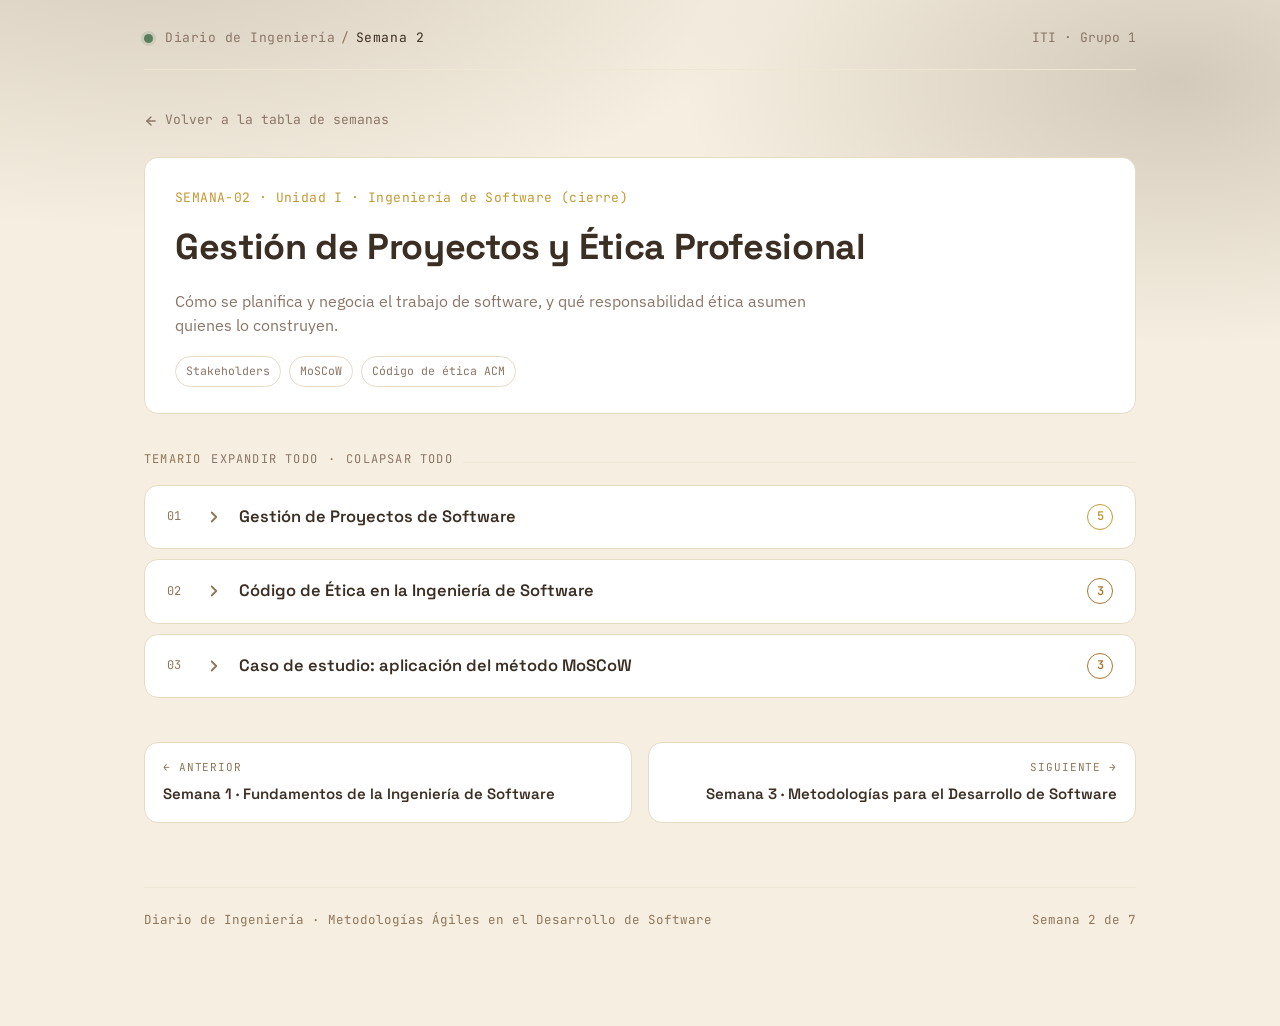
<file: semana2.html>
<!DOCTYPE html>
<html lang="es">
<head>
<meta charset="UTF-8">
<meta name="viewport" content="width=device-width, initial-scale=1.0">
<title>Semana 2 · Gestión de Proyectos y Ética Profesional — Diario de Ingeniería</title>
<link rel="stylesheet" href="styles.css">
</head>
<body>
<div class="shell">

  <div class="topbar">
    <div class="brand">
      <span class="dot"></span>
      <span class="brand-path"><a href="index.html">Diario de Ingeniería</a><span class="sep">/</span><span class="current">Semana 2</span></span>
    </div>
    <div class="crumbs">ITI · Grupo 1</div>
  </div>

  <a class="back-link" href="index.html"><svg viewBox="0 0 24 24" fill="none" stroke="currentColor" stroke-width="2.4" stroke-linecap="round" stroke-linejoin="round"><line x1="19" y1="12" x2="5" y2="12"></line><polyline points="12 19 5 12 12 5"></polyline></svg> Volver a la tabla de semanas</a>

  <header class="week-header" style="--accent:var(--accent-amber)">
    <span class="ticket-id" style="color:var(--accent-amber)">SEMANA-02 · Unidad I · Ingeniería de Software (cierre)</span>
    <h1>Gestión de Proyectos y Ética Profesional</h1>
    <p class="lede">Cómo se planifica y negocia el trabajo de software, y qué responsabilidad ética asumen quienes lo construyen.</p>
    <div class="week-tags"><span class="tag">Stakeholders</span><span class="tag">MoSCoW</span><span class="tag">Código de ética ACM</span></div>
  </header>

  <div class="backlog-label">
    Temario
    <button id="expand-all" style="all:unset;cursor:pointer;color:var(--ink-muted)">expandir todo</button>
    ·
    <button id="collapse-all" style="all:unset;cursor:pointer;color:var(--ink-muted)">colapsar todo</button>
  </div>

  <div class="backlog">
    <details class="story" id="tema-1" style="--accent-open:var(--accent-amber)">
  <summary>
    <span class="story-index">01</span>
    <svg class="chevron" viewBox="0 0 24 24" fill="none" stroke="currentColor" stroke-width="2.4" stroke-linecap="round" stroke-linejoin="round"><polyline points="9 6 15 12 9 18"></polyline></svg>
    <h3>Gestión de Proyectos de Software</h3>
    <span class="point-badge" style="--point-color:var(--accent-amber); --point-bg:var(--accent-amber)22" title="Puntos de historia (extensión relativa del tema)">5</span>
  </summary>
  <div class="story-body">
    <p>Cierra la Unidad I el estudio de la gestión de proyectos: el conjunto de prácticas para planificar, ejecutar y controlar el trabajo de construir software, de modo que se entregue lo que el cliente necesita, a tiempo y con los recursos disponibles.</p><ul><li><strong>Requerimientos:</strong> identificar con precisión qué debe hacer el sistema (funcionales) y bajo qué condiciones debe operar (no funcionales: rendimiento, seguridad, usabilidad).</li><li><strong>Stakeholders:</strong> toda persona o grupo con interés en el resultado del proyecto —clientes, usuarios finales, patrocinadores, equipo técnico— cuyas expectativas hay que identificar y gestionar.</li><li><strong>Estimación y planificación:</strong> calcular el esfuerzo, tiempo y costo del trabajo, y organizarlo en un cronograma realista.</li><li><strong>Negociación:</strong> equilibrar alcance, tiempo y recursos cuando entran en conflicto, sin comprometer la calidad del producto.</li><li><strong>Equipos de trabajo:</strong> conformar equipos con las habilidades necesarias y roles claros para ejecutar el plan.</li><li><strong>Seguimiento y control:</strong> monitorear el avance real contra lo planificado y corregir el rumbo cuando sea necesario.</li></ul><div class='callout' style='--callout-color:var(--accent-amber)'><span class='callout-label'>Método MoSCoW</span>Como caso práctico, se estudió el método <strong>MoSCoW</strong> para priorizar requerimientos, clasificándolos en cuatro categorías: <em>Must have</em> (imprescindibles), <em>Should have</em> (importantes pero no críticos), <em>Could have</em> (deseables si sobra tiempo) y <em>Won't have</em> (fuera de alcance por ahora). Es una herramienta sencilla para decidir qué entra primero al desarrollo cuando el tiempo y los recursos son limitados.</div>
  </div>
</details>
<details class="story" id="tema-2" style="--accent-open:var(--accent-amber)">
  <summary>
    <span class="story-index">02</span>
    <svg class="chevron" viewBox="0 0 24 24" fill="none" stroke="currentColor" stroke-width="2.4" stroke-linecap="round" stroke-linejoin="round"><polyline points="9 6 15 12 9 18"></polyline></svg>
    <h3>Código de Ética en la Ingeniería de Software</h3>
    <span class="point-badge" style="--point-color:var(--accent-teal); --point-bg:var(--accent-teal)22" title="Puntos de historia (extensión relativa del tema)">3</span>
  </summary>
  <div class="story-body">
    <p>El material de referencia es el <strong>ACM Code of Ethics and Professional Conduct</strong>, el código de ética y conducta profesional de la Association for Computing Machinery, una de las guías más reconocidas internacionalmente para quienes ejercen profesiones de computación.</p><p>La idea central es que construir software no es una actividad éticamente neutra: las decisiones técnicas tienen consecuencias reales sobre las personas que usan (o dependen de) esos sistemas. El código plantea principios como contribuir al bienestar humano, evitar daños, ser honesto y confiable, respetar la privacidad y la propiedad intelectual, y mantener altos estándares de competencia profesional.</p><p>Esta discusión conecta directamente con el caso del Boeing 737 MAX visto la semana anterior: preguntas como quién es responsable de un fallo de software, o cómo minimizar el riesgo de crear software defectuoso, no tienen solo respuesta técnica, sino también ética.</p>
  </div>
</details>
<details class="story" id="tema-3" style="--accent-open:var(--accent-amber)">
  <summary>
    <span class="story-index">03</span>
    <svg class="chevron" viewBox="0 0 24 24" fill="none" stroke="currentColor" stroke-width="2.4" stroke-linecap="round" stroke-linejoin="round"><polyline points="9 6 15 12 9 18"></polyline></svg>
    <h3>Caso de estudio: aplicación del método MoSCoW</h3>
    <span class="point-badge" style="--point-color:var(--accent-teal); --point-bg:var(--accent-teal)22" title="Puntos de historia (extensión relativa del tema)">3</span>
  </summary>
  <div class="story-body">
    <p>Como actividad práctica, se trabajó un caso de estudio aplicando MoSCoW sobre un conjunto de requerimientos de un proyecto ficticio, discutiendo en grupo por qué cada requerimiento se clasificaba como imprescindible, importante, deseable o descartable.</p><p>El ejercicio deja como aprendizaje clave que la priorización no es una decisión puramente técnica: depende del valor de negocio, del riesgo y de las restricciones de tiempo, y suele generar desacuerdos legítimos entre stakeholders que hay que resolver con argumentos, no con imposición.</p>
  </div>
</details>
  </div>

  <nav class="week-pager">
    <a class="pager-link prev" href="semana1.html"><span class="dir">← Anterior</span><span class="pt">Semana 1 · Fundamentos de la Ingeniería de Software</span></a>
    <a class="pager-link next" href="semana3.html"><span class="dir">Siguiente →</span><span class="pt">Semana 3 · Metodologías para el Desarrollo de Software</span></a>
  </nav>

  <footer class="site-footer">
    <span>Diario de Ingeniería · Metodologías Ágiles en el Desarrollo de Software</span>
    <span>Semana 2 de 7</span>
  </footer>

</div>
<script src="script.js"></script>
</body>
</html>
</file>
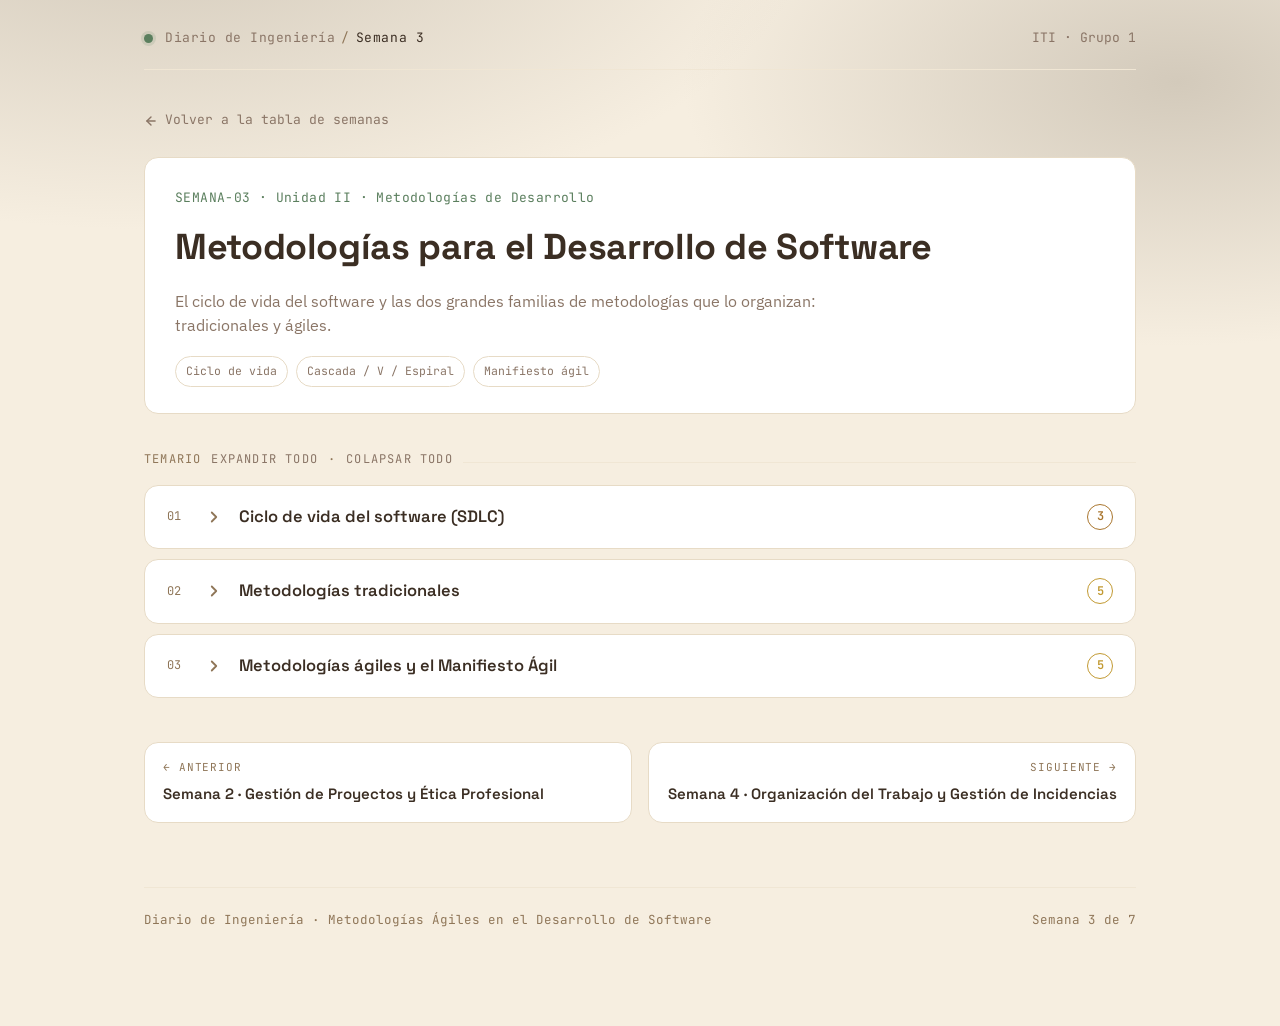
<file: semana3.html>
<!DOCTYPE html>
<html lang="es">
<head>
<meta charset="UTF-8">
<meta name="viewport" content="width=device-width, initial-scale=1.0">
<title>Semana 3 · Metodologías para el Desarrollo de Software — Diario de Ingeniería</title>
<link rel="stylesheet" href="styles.css">
</head>
<body>
<div class="shell">

  <div class="topbar">
    <div class="brand">
      <span class="dot"></span>
      <span class="brand-path"><a href="index.html">Diario de Ingeniería</a><span class="sep">/</span><span class="current">Semana 3</span></span>
    </div>
    <div class="crumbs">ITI · Grupo 1</div>
  </div>

  <a class="back-link" href="index.html"><svg viewBox="0 0 24 24" fill="none" stroke="currentColor" stroke-width="2.4" stroke-linecap="round" stroke-linejoin="round"><line x1="19" y1="12" x2="5" y2="12"></line><polyline points="12 19 5 12 12 5"></polyline></svg> Volver a la tabla de semanas</a>

  <header class="week-header" style="--accent:var(--accent-sage)">
    <span class="ticket-id" style="color:var(--accent-sage)">SEMANA-03 · Unidad II · Metodologías de Desarrollo</span>
    <h1>Metodologías para el Desarrollo de Software</h1>
    <p class="lede">El ciclo de vida del software y las dos grandes familias de metodologías que lo organizan: tradicionales y ágiles.</p>
    <div class="week-tags"><span class="tag">Ciclo de vida</span><span class="tag">Cascada / V / Espiral</span><span class="tag">Manifiesto ágil</span></div>
  </header>

  <div class="backlog-label">
    Temario
    <button id="expand-all" style="all:unset;cursor:pointer;color:var(--ink-muted)">expandir todo</button>
    ·
    <button id="collapse-all" style="all:unset;cursor:pointer;color:var(--ink-muted)">colapsar todo</button>
  </div>

  <div class="backlog">
    <details class="story" id="tema-1" style="--accent-open:var(--accent-sage)">
  <summary>
    <span class="story-index">01</span>
    <svg class="chevron" viewBox="0 0 24 24" fill="none" stroke="currentColor" stroke-width="2.4" stroke-linecap="round" stroke-linejoin="round"><polyline points="9 6 15 12 9 18"></polyline></svg>
    <h3>Ciclo de vida del software (SDLC)</h3>
    <span class="point-badge" style="--point-color:var(--accent-teal); --point-bg:var(--accent-teal)22" title="Puntos de historia (extensión relativa del tema)">3</span>
  </summary>
  <div class="story-body">
    <p>El <strong>ciclo de vida del software</strong> (SDLC, por sus siglas en inglés) es el proceso estructurado que describe las etapas del desarrollo, desde la concepción de la idea hasta el retiro del sistema. Da un marco metodológico para planificar, construir, probar y desplegar productos de software, con objetivos claros: producir software de calidad que cumpla los requerimientos, minimizar riesgos y costos, mejorar la eficiencia del proceso, facilitar la comunicación entre stakeholders y mantener control sobre el proyecto.</p><table class='mini-table'><thead><tr><th>Fase</th><th>Qué se hace</th></tr></thead><tbody><tr><td>Análisis de requerimientos</td><td>Recopilar necesidades funcionales y no funcionales, analizar viabilidad, definir alcance y validar con stakeholders.</td></tr><tr><td>Diseño del sistema</td><td>Definir la arquitectura, el diseño de base de datos, las interfaces de usuario y los módulos que compondrán la solución.</td></tr><tr><td>Implementación / Codificación</td><td>Configurar el entorno de desarrollo, programar los módulos, integrarlos y revisarlos.</td></tr><tr><td>Pruebas</td><td>Verificar que el software cumple los requerimientos y detectar defectos antes de liberarlo.</td></tr><tr><td>Despliegue</td><td>Preparar el entorno de producción, migrar datos, instalar y configurar el sistema, y capacitar a los usuarios.</td></tr><tr><td>Mantenimiento</td><td>Corregir errores (correctivo), adaptarse a cambios del entorno (adaptativo), mejorar funcionalidad (perfectivo) y prevenir problemas futuros (preventivo).</td></tr></tbody></table>
  </div>
</details>
<details class="story" id="tema-2" style="--accent-open:var(--accent-sage)">
  <summary>
    <span class="story-index">02</span>
    <svg class="chevron" viewBox="0 0 24 24" fill="none" stroke="currentColor" stroke-width="2.4" stroke-linecap="round" stroke-linejoin="round"><polyline points="9 6 15 12 9 18"></polyline></svg>
    <h3>Metodologías tradicionales</h3>
    <span class="point-badge" style="--point-color:var(--accent-amber); --point-bg:var(--accent-amber)22" title="Puntos de historia (extensión relativa del tema)">5</span>
  </summary>
  <div class="story-body">
    <p>Las <strong>metodologías tradicionales</strong> (o predictivas) siguen un enfoque secuencial, con documentación extensa, planificación detallada desde el inicio y roles claramente definidos. Funcionan bien cuando los requerimientos son estables, pero son rígidas frente al cambio.</p><table class='mini-table'><thead><tr><th>Modelo</th><th>Idea central</th><th>Cuándo conviene</th></tr></thead><tbody><tr><td>Cascada (Waterfall)</td><td>Cada fase se completa por completo antes de pasar a la siguiente; no hay retroceso.</td><td>Proyectos con requerimientos muy estables y bien definidos.</td></tr><tr><td>Modelo en V</td><td>Extiende la cascada asociando cada fase de desarrollo con una fase de prueba correspondiente.</td><td>Proyectos donde la verificación y validación temprana son prioritarias.</td></tr><tr><td>Espiral</td><td>Combina desarrollo iterativo con gestión sistemática de riesgos, en ciclos de planificación, análisis de riesgo, ingeniería y evaluación.</td><td>Proyectos grandes, complejos o innovadores con alta incertidumbre.</td></tr><tr><td>Prototipado</td><td>Se construyen versiones preliminares (desechables, evolutivas o incrementales) para validar con usuarios antes del producto final.</td><td>Cuando los requerimientos no están claros desde el inicio.</td></tr></tbody></table><p>El riesgo compartido de estos modelos es la <strong>detección tardía de errores</strong> y la entrega tardía de valor: si algo estaba mal entendido, suele descubrirse recién al final del proyecto, cuando corregirlo es más caro.</p>
  </div>
</details>
<details class="story" id="tema-3" style="--accent-open:var(--accent-sage)">
  <summary>
    <span class="story-index">03</span>
    <svg class="chevron" viewBox="0 0 24 24" fill="none" stroke="currentColor" stroke-width="2.4" stroke-linecap="round" stroke-linejoin="round"><polyline points="9 6 15 12 9 18"></polyline></svg>
    <h3>Metodologías ágiles y el Manifiesto Ágil</h3>
    <span class="point-badge" style="--point-color:var(--accent-amber); --point-bg:var(--accent-amber)22" title="Puntos de historia (extensión relativa del tema)">5</span>
  </summary>
  <div class="story-body">
    <p>Las <strong>metodologías ágiles</strong> surgieron como respuesta a las limitaciones de los modelos tradicionales, priorizando la adaptabilidad, la colaboración constante y la entrega rápida de valor. Su punto de partida formal es el <strong>Manifiesto Ágil</strong>, escrito en 2001 por 17 expertos en desarrollo de software —entre ellos Kent Beck, Martin Fowler y Jeff Sutherland— como alternativa al modelo en cascada.</p><div class='callout' style='--callout-color:var(--accent-sage)'><span class='callout-label'>Los cuatro valores del Manifiesto Ágil</span>Individuos e interacciones <em>sobre</em> procesos y herramientas · Software funcionando <em>sobre</em> documentación extensiva · Colaboración con el cliente <em>sobre</em> negociación contractual · Respuesta ante el cambio <em>sobre</em> seguir un plan.</div><p>A partir de estos valores se derivan principios como la entrega temprana y frecuente de software funcionando, aceptar cambios de requerimientos incluso en etapas avanzadas, la comunicación cara a cara, la excelencia técnica, la simplicidad y los equipos autoorganizados.</p><p>Dentro de la familia ágil existen varias metodologías concretas: <strong>Scrum</strong> (la más detallada, con roles, artefactos y eventos propios —tema central de las semanas siguientes), <strong>Kanban</strong> (un sistema visual de flujo continuo sin sprints fijos), <strong>XP o Extreme Programming</strong> (enfocado en prácticas de ingeniería como TDD y programación en parejas), <strong>Design Sprint</strong> (proceso de 5 días de Google Ventures para validar ideas) y otras como Lean, FDD o DSDM.</p><p>Como actividad aplicada de esta semana se revisó también un <strong>caso de sistema de facturación</strong>, identificando sus problemas, recursos disponibles y stakeholders afectados, como ejercicio previo a decidir qué metodología convendría aplicar.</p>
  </div>
</details>
  </div>

  <nav class="week-pager">
    <a class="pager-link prev" href="semana2.html"><span class="dir">← Anterior</span><span class="pt">Semana 2 · Gestión de Proyectos y Ética Profesional</span></a>
    <a class="pager-link next" href="semana4.html"><span class="dir">Siguiente →</span><span class="pt">Semana 4 · Organización del Trabajo y Gestión de Incidencias</span></a>
  </nav>

  <footer class="site-footer">
    <span>Diario de Ingeniería · Metodologías Ágiles en el Desarrollo de Software</span>
    <span>Semana 3 de 7</span>
  </footer>

</div>
<script src="script.js"></script>
</body>
</html>
</file>
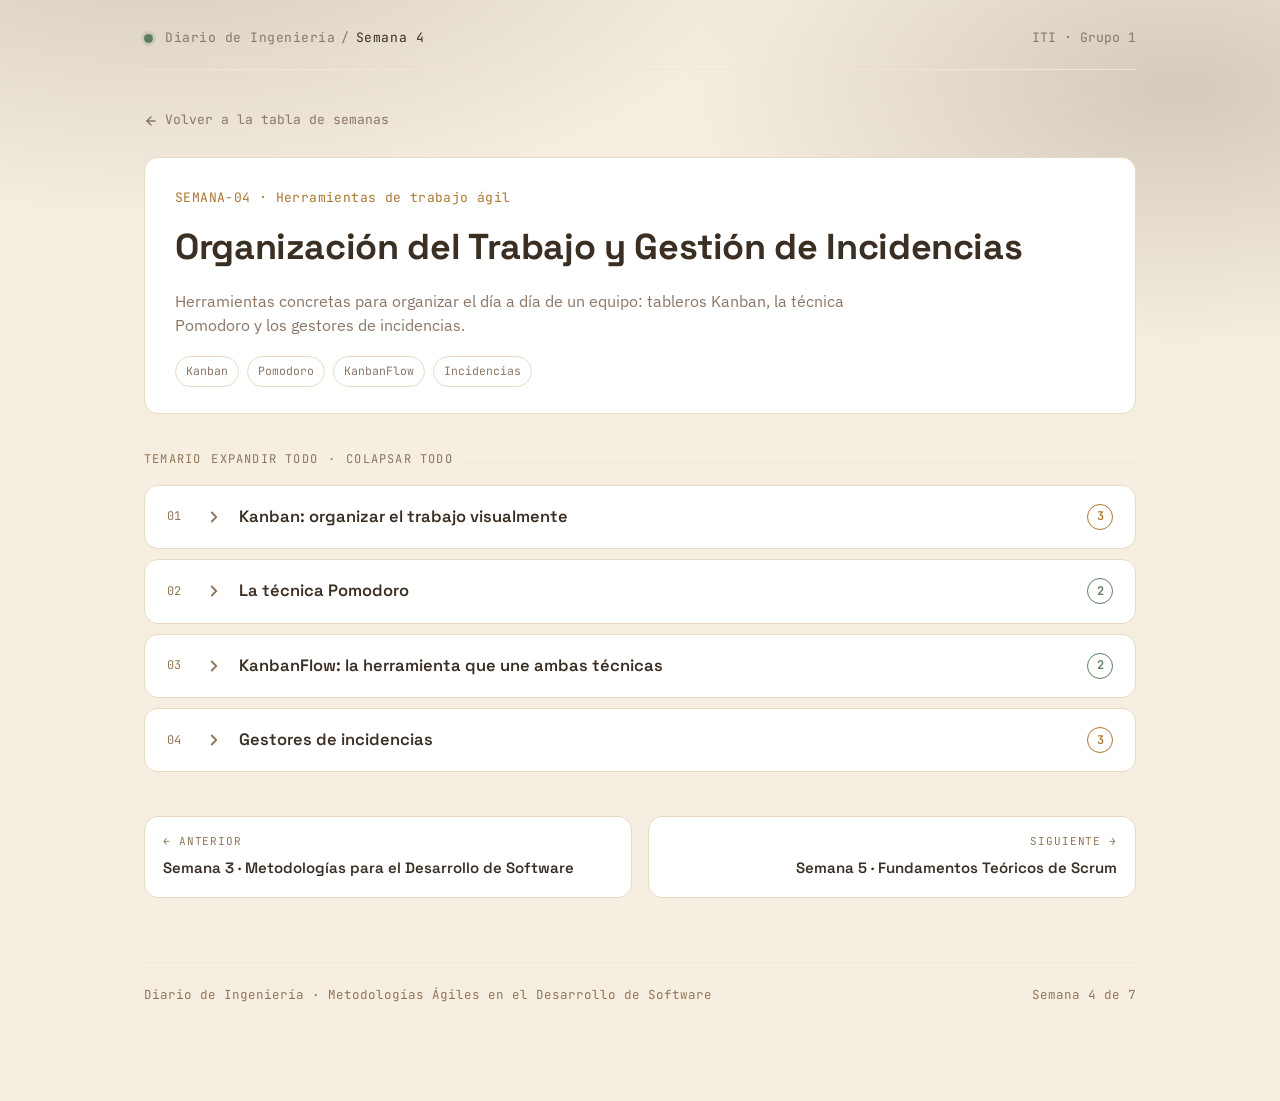
<file: semana4.html>
<!DOCTYPE html>
<html lang="es">
<head>
<meta charset="UTF-8">
<meta name="viewport" content="width=device-width, initial-scale=1.0">
<title>Semana 4 · Organización del Trabajo y Gestión de Incidencias — Diario de Ingeniería</title>
<link rel="stylesheet" href="styles.css">
</head>
<body>
<div class="shell">

  <div class="topbar">
    <div class="brand">
      <span class="dot"></span>
      <span class="brand-path"><a href="index.html">Diario de Ingeniería</a><span class="sep">/</span><span class="current">Semana 4</span></span>
    </div>
    <div class="crumbs">ITI · Grupo 1</div>
  </div>

  <a class="back-link" href="index.html"><svg viewBox="0 0 24 24" fill="none" stroke="currentColor" stroke-width="2.4" stroke-linecap="round" stroke-linejoin="round"><line x1="19" y1="12" x2="5" y2="12"></line><polyline points="12 19 5 12 12 5"></polyline></svg> Volver a la tabla de semanas</a>

  <header class="week-header" style="--accent:var(--accent-teal)">
    <span class="ticket-id" style="color:var(--accent-teal)">SEMANA-04 · Herramientas de trabajo ágil</span>
    <h1>Organización del Trabajo y Gestión de Incidencias</h1>
    <p class="lede">Herramientas concretas para organizar el día a día de un equipo: tableros Kanban, la técnica Pomodoro y los gestores de incidencias.</p>
    <div class="week-tags"><span class="tag">Kanban</span><span class="tag">Pomodoro</span><span class="tag">KanbanFlow</span><span class="tag">Incidencias</span></div>
  </header>

  <div class="backlog-label">
    Temario
    <button id="expand-all" style="all:unset;cursor:pointer;color:var(--ink-muted)">expandir todo</button>
    ·
    <button id="collapse-all" style="all:unset;cursor:pointer;color:var(--ink-muted)">colapsar todo</button>
  </div>

  <div class="backlog">
    <details class="story" id="tema-1" style="--accent-open:var(--accent-teal)">
  <summary>
    <span class="story-index">01</span>
    <svg class="chevron" viewBox="0 0 24 24" fill="none" stroke="currentColor" stroke-width="2.4" stroke-linecap="round" stroke-linejoin="round"><polyline points="9 6 15 12 9 18"></polyline></svg>
    <h3>Kanban: organizar el trabajo visualmente</h3>
    <span class="point-badge" style="--point-color:var(--accent-teal); --point-bg:var(--accent-teal)22" title="Puntos de historia (extensión relativa del tema)">3</span>
  </summary>
  <div class="story-body">
    <p><strong>Kanban</strong> es un método visual para gestionar tareas. Cada tarea se representa como una tarjeta que se coloca en un tablero dividido en columnas según su estado; la versión más simple usa tres columnas: <code class='inline'>To do → In progress → Done</code>. A medida que avanza el trabajo, la tarjeta se arrastra de una columna a la siguiente.</p><p>Kanban se apoya en dos ideas centrales: <strong>visualizar el trabajo</strong> (de un vistazo se ve qué falta, qué se está haciendo y qué ya terminó) y <strong>limitar el trabajo en progreso</strong> (fijar un máximo de tareas simultáneas en "En progreso" para concentrarse en terminar antes de empezar algo nuevo —la regla que evita dejar diez cosas a medias).</p>
  </div>
</details>
<details class="story" id="tema-2" style="--accent-open:var(--accent-teal)">
  <summary>
    <span class="story-index">02</span>
    <svg class="chevron" viewBox="0 0 24 24" fill="none" stroke="currentColor" stroke-width="2.4" stroke-linecap="round" stroke-linejoin="round"><polyline points="9 6 15 12 9 18"></polyline></svg>
    <h3>La técnica Pomodoro</h3>
    <span class="point-badge" style="--point-color:var(--accent-sage); --point-bg:var(--accent-sage)22" title="Puntos de historia (extensión relativa del tema)">2</span>
  </summary>
  <div class="story-body">
    <p>Creada por Francesco Cirillo en los años 80, la técnica <strong>Pomodoro</strong> propone trabajar en bloques de tiempo enfocados llamados "pomodoros" (por el temporizador de cocina con esa forma que usó su creador).</p><table class='mini-table'><thead><tr><th>Fase</th><th>Duración</th></tr></thead><tbody><tr><td>Pomodoro (trabajo enfocado, sin interrupciones)</td><td>25 minutos</td></tr><tr><td>Descanso corto</td><td>5 minutos</td></tr><tr><td>Descanso largo (después de 4 pomodoros)</td><td>15 a 30 minutos</td></tr></tbody></table>
  </div>
</details>
<details class="story" id="tema-3" style="--accent-open:var(--accent-teal)">
  <summary>
    <span class="story-index">03</span>
    <svg class="chevron" viewBox="0 0 24 24" fill="none" stroke="currentColor" stroke-width="2.4" stroke-linecap="round" stroke-linejoin="round"><polyline points="9 6 15 12 9 18"></polyline></svg>
    <h3>KanbanFlow: la herramienta que une ambas técnicas</h3>
    <span class="point-badge" style="--point-color:var(--accent-sage); --point-bg:var(--accent-sage)22" title="Puntos de historia (extensión relativa del tema)">2</span>
  </summary>
  <div class="story-body">
    <p><strong>KanbanFlow</strong> es una aplicación web gratuita que combina un tablero Kanban con un temporizador Pomodoro integrado en cada tarjeta. Funciona en el navegador y en el celular; su plan gratuito ofrece tableros y tareas ilimitados, lo que la hace muy práctica para organizar tanto el trabajo académico como el de un equipo real.</p><div class='callout' style='--callout-color:var(--accent-teal)'><span class='callout-label'>Consejos prácticos</span>Dividir el trabajo en tareas pequeñas y concretas ("validar el campo de correo", no "terminar el proyecto") · respetar los descansos, porque el cerebro los necesita para mantener el rendimiento · empezar con un límite WIP sencillo (por ejemplo, máximo 2 tarjetas en "En progreso") y ajustarlo con la experiencia · usar el pomodoro como recordatorio de enfoque, no como una carrera contra el reloj.</div>
  </div>
</details>
<details class="story" id="tema-4" style="--accent-open:var(--accent-teal)">
  <summary>
    <span class="story-index">04</span>
    <svg class="chevron" viewBox="0 0 24 24" fill="none" stroke="currentColor" stroke-width="2.4" stroke-linecap="round" stroke-linejoin="round"><polyline points="9 6 15 12 9 18"></polyline></svg>
    <h3>Gestores de incidencias</h3>
    <span class="point-badge" style="--point-color:var(--accent-teal); --point-bg:var(--accent-teal)22" title="Puntos de historia (extensión relativa del tema)">3</span>
  </summary>
  <div class="story-body">
    <p>Un <strong>gestor de incidencias</strong> es una herramienta centrada en administrar el flujo de trabajo de un proyecto, no exclusiva del desarrollo de software. Una <em>incidencia</em> es cualquier evento que deba atenderse durante el desarrollo: una tarea, una acción, la corrección de un problema, un error o una deficiencia detectada en un producto de trabajo.</p><p>Entre sus funciones principales están:</p><ul><li><strong>Registro</strong> de incidencias a medida que surgen.</li><li><strong>Clasificación y priorización</strong> según su nivel de repercusión: crítico, alto, moderado, bajo o despreciable.</li><li><strong>Asignación de responsabilidades</strong>, natural en proyectos con más de un participante.</li><li><strong>Seguimiento y actualización</strong> del estado de cada incidencia.</li><li><strong>Notificaciones y alertas</strong> sobre fechas próximas o entregas atrasadas.</li><li><strong>Reportes y análisis</strong> para vigilar la salud general del flujo de trabajo.</li><li><strong>Historial y documentación</strong>: constancia de qué se hizo, quién lo hizo y cuándo.</li></ul><p>En conjunto, estas herramientas —Kanban, Pomodoro y los gestores de incidencias— son el complemento operativo de cualquier metodología ágil: dan visibilidad y disciplina al trabajo diario, mientras que la <strong>Guía de Scrum</strong>, presentada también esta semana como material de referencia, empieza a introducir el marco teórico que se profundizará en la semana siguiente.</p>
  </div>
</details>
  </div>

  <nav class="week-pager">
    <a class="pager-link prev" href="semana3.html"><span class="dir">← Anterior</span><span class="pt">Semana 3 · Metodologías para el Desarrollo de Software</span></a>
    <a class="pager-link next" href="semana5.html"><span class="dir">Siguiente →</span><span class="pt">Semana 5 · Fundamentos Teóricos de Scrum</span></a>
  </nav>

  <footer class="site-footer">
    <span>Diario de Ingeniería · Metodologías Ágiles en el Desarrollo de Software</span>
    <span>Semana 4 de 7</span>
  </footer>

</div>
<script src="script.js"></script>
</body>
</html>
</file>
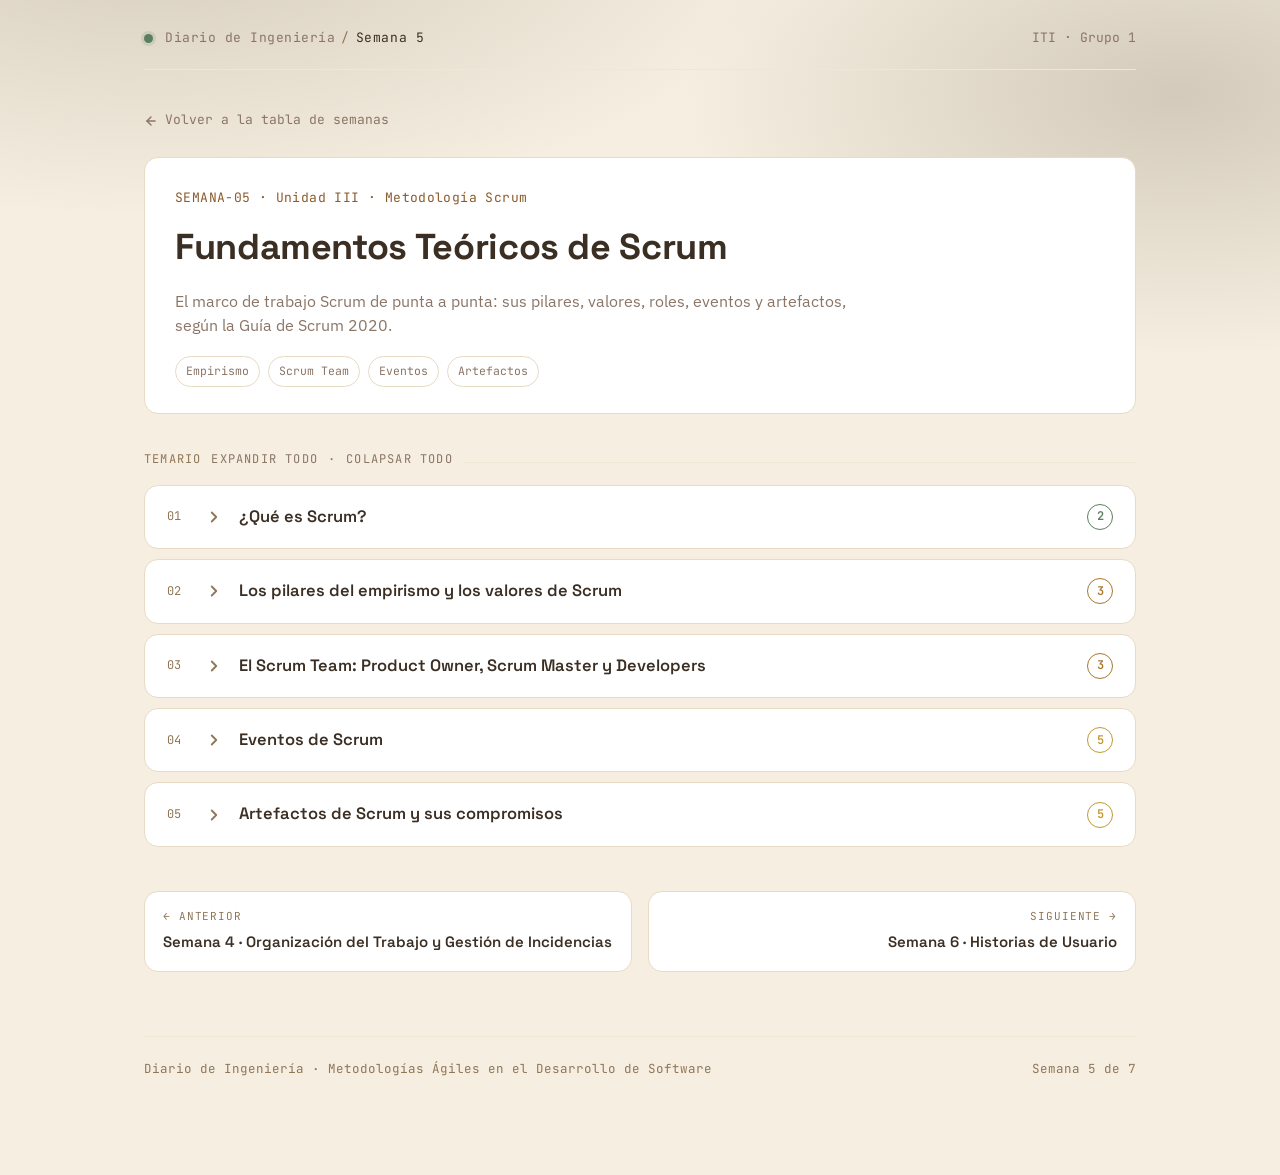
<file: semana5.html>
<!DOCTYPE html>
<html lang="es">
<head>
<meta charset="UTF-8">
<meta name="viewport" content="width=device-width, initial-scale=1.0">
<title>Semana 5 · Fundamentos Teóricos de Scrum — Diario de Ingeniería</title>
<link rel="stylesheet" href="styles.css">
</head>
<body>
<div class="shell">

  <div class="topbar">
    <div class="brand">
      <span class="dot"></span>
      <span class="brand-path"><a href="index.html">Diario de Ingeniería</a><span class="sep">/</span><span class="current">Semana 5</span></span>
    </div>
    <div class="crumbs">ITI · Grupo 1</div>
  </div>

  <a class="back-link" href="index.html"><svg viewBox="0 0 24 24" fill="none" stroke="currentColor" stroke-width="2.4" stroke-linecap="round" stroke-linejoin="round"><line x1="19" y1="12" x2="5" y2="12"></line><polyline points="12 19 5 12 12 5"></polyline></svg> Volver a la tabla de semanas</a>

  <header class="week-header" style="--accent:var(--accent-violet)">
    <span class="ticket-id" style="color:var(--accent-violet)">SEMANA-05 · Unidad III · Metodología Scrum</span>
    <h1>Fundamentos Teóricos de Scrum</h1>
    <p class="lede">El marco de trabajo Scrum de punta a punta: sus pilares, valores, roles, eventos y artefactos, según la Guía de Scrum 2020.</p>
    <div class="week-tags"><span class="tag">Empirismo</span><span class="tag">Scrum Team</span><span class="tag">Eventos</span><span class="tag">Artefactos</span></div>
  </header>

  <div class="backlog-label">
    Temario
    <button id="expand-all" style="all:unset;cursor:pointer;color:var(--ink-muted)">expandir todo</button>
    ·
    <button id="collapse-all" style="all:unset;cursor:pointer;color:var(--ink-muted)">colapsar todo</button>
  </div>

  <div class="backlog">
    <details class="story" id="tema-1" style="--accent-open:var(--accent-violet)">
  <summary>
    <span class="story-index">01</span>
    <svg class="chevron" viewBox="0 0 24 24" fill="none" stroke="currentColor" stroke-width="2.4" stroke-linecap="round" stroke-linejoin="round"><polyline points="9 6 15 12 9 18"></polyline></svg>
    <h3>¿Qué es Scrum?</h3>
    <span class="point-badge" style="--point-color:var(--accent-sage); --point-bg:var(--accent-sage)22" title="Puntos de historia (extensión relativa del tema)">2</span>
  </summary>
  <div class="story-body">
    <p><strong>Scrum</strong> es un marco de trabajo ligero que ayuda a equipos, personas y organizaciones a generar valor mediante soluciones adaptativas para problemas complejos. Es, ante todo, un marco para trabajar mejor en proyectos complejos: su capacidad de adaptarse al cambio es uno de sus pilares, y permite entregar valor de forma continua, algo especialmente valioso en mercados que cambian rápido.</p><p>Scrum en sí mismo es simple e intencionalmente incompleto: no describe todo lo que hay que hacer, sino que da la estructura mínima para que un equipo desarrolle sus propias tácticas dentro de ese marco.</p>
  </div>
</details>
<details class="story" id="tema-2" style="--accent-open:var(--accent-violet)">
  <summary>
    <span class="story-index">02</span>
    <svg class="chevron" viewBox="0 0 24 24" fill="none" stroke="currentColor" stroke-width="2.4" stroke-linecap="round" stroke-linejoin="round"><polyline points="9 6 15 12 9 18"></polyline></svg>
    <h3>Los pilares del empirismo y los valores de Scrum</h3>
    <span class="point-badge" style="--point-color:var(--accent-teal); --point-bg:var(--accent-teal)22" title="Puntos de historia (extensión relativa del tema)">3</span>
  </summary>
  <div class="story-body">
    <p>Scrum se basa en el <strong>empirismo</strong>: la idea de que el conocimiento surge de la experiencia y las decisiones se toman en base a lo observado, no a lo asumido. Esto se sostiene en tres pilares:</p><ul><li><strong>Transparencia:</strong> todos los aspectos relevantes del trabajo deben ser visibles para quienes son responsables del resultado.</li><li><strong>Inspección:</strong> los artefactos y el progreso deben revisarse con frecuencia para detectar desviaciones.</li><li><strong>Adaptación:</strong> si se detecta una desviación, el proceso o el material deben ajustarse lo antes posible.</li></ul><p>Y se sostiene también en cinco valores compartidos por todo el equipo:</p><table class='mini-table'><thead><tr><th>Valor</th><th>En la práctica</th></tr></thead><tbody><tr><td>Compromiso</td><td>Con los objetivos del equipo y la organización.</td></tr><tr><td>Coraje</td><td>Para hacer lo correcto y enfrentar problemas difíciles.</td></tr><tr><td>Foco</td><td>En el trabajo del Sprint y los objetivos del equipo.</td></tr><tr><td>Apertura</td><td>Sobre el trabajo realizado y los desafíos encontrados.</td></tr><tr><td>Respeto</td><td>Entre todos los miembros del equipo.</td></tr></tbody></table>
  </div>
</details>
<details class="story" id="tema-3" style="--accent-open:var(--accent-violet)">
  <summary>
    <span class="story-index">03</span>
    <svg class="chevron" viewBox="0 0 24 24" fill="none" stroke="currentColor" stroke-width="2.4" stroke-linecap="round" stroke-linejoin="round"><polyline points="9 6 15 12 9 18"></polyline></svg>
    <h3>El Scrum Team: Product Owner, Scrum Master y Developers</h3>
    <span class="point-badge" style="--point-color:var(--accent-teal); --point-bg:var(--accent-teal)22" title="Puntos de historia (extensión relativa del tema)">3</span>
  </summary>
  <div class="story-body">
    <p>La unidad fundamental de Scrum es un equipo pequeño de personas: el <strong>Scrum Team</strong>, compuesto por un Scrum Master, un Product Owner y los Developers. No hay subequipos ni jerarquías: es una unidad cohesionada enfocada en un solo Objetivo de Producto a la vez.</p><ul><li><strong>Product Owner:</strong> responsable de maximizar el valor del producto resultante del trabajo del equipo; gestiona el Product Backlog, define el Objetivo del Producto y prioriza qué se construye.</li><li><strong>Scrum Master:</strong> responsable de que Scrum se entienda y se aplique correctamente. Facilita los eventos, entrena al equipo en autogestión, elimina impedimentos y ayuda a la organización a adoptar el marco.</li><li><strong>Developers:</strong> las personas comprometidas a crear, en cada Sprint, cualquier aspecto de un incremento utilizable; construyen el Sprint Backlog, se adaptan a diario y se responsabilizan mutuamente como profesionales.</li></ul><p>Estos tres roles se profundizarán con más detalle —especialmente Product Owner y Developers— en la semana 7.</p>
  </div>
</details>
<details class="story" id="tema-4" style="--accent-open:var(--accent-violet)">
  <summary>
    <span class="story-index">04</span>
    <svg class="chevron" viewBox="0 0 24 24" fill="none" stroke="currentColor" stroke-width="2.4" stroke-linecap="round" stroke-linejoin="round"><polyline points="9 6 15 12 9 18"></polyline></svg>
    <h3>Eventos de Scrum</h3>
    <span class="point-badge" style="--point-color:var(--accent-amber); --point-bg:var(--accent-amber)22" title="Puntos de historia (extensión relativa del tema)">5</span>
  </summary>
  <div class="story-body">
    <p>Los eventos de Scrum crean regularidad y minimizan la necesidad de reuniones no previstas. El <strong>Sprint</strong> es el contenedor de todos los demás: un evento de duración fija de un mes o menos, dentro del cual ocurre todo lo necesario para avanzar hacia el Objetivo del Producto.</p><table class='mini-table'><thead><tr><th>Evento</th><th>Duración máxima</th><th>Propósito</th></tr></thead><tbody><tr><td>Sprint</td><td>1 mes</td><td>Contenedor de todo el trabajo; empieza inmediatamente después de terminar el anterior.</td></tr><tr><td>Sprint Planning</td><td>8 horas (Sprint de 1 mes)</td><td>Definir qué se hará en el Sprint y cómo, respondiendo por qué, qué y cómo.</td></tr><tr><td>Daily Scrum</td><td>15 minutos</td><td>Inspeccionar el progreso hacia el Objetivo del Sprint y ajustar el plan para las próximas 24 horas.</td></tr><tr><td>Sprint Review</td><td>4 horas (Sprint de 1 mes)</td><td>Mostrar el incremento a los interesados y decidir próximas adaptaciones.</td></tr><tr><td>Sprint Retrospective</td><td>3 horas (Sprint de 1 mes)</td><td>Identificar qué mejorar en personas, procesos y herramientas para el próximo Sprint.</td></tr></tbody></table><p>Solo el <strong>Product Owner</strong> tiene autoridad para cancelar un Sprint, y únicamente si el Objetivo del Sprint queda obsoleto.</p>
  </div>
</details>
<details class="story" id="tema-5" style="--accent-open:var(--accent-violet)">
  <summary>
    <span class="story-index">05</span>
    <svg class="chevron" viewBox="0 0 24 24" fill="none" stroke="currentColor" stroke-width="2.4" stroke-linecap="round" stroke-linejoin="round"><polyline points="9 6 15 12 9 18"></polyline></svg>
    <h3>Artefactos de Scrum y sus compromisos</h3>
    <span class="point-badge" style="--point-color:var(--accent-amber); --point-bg:var(--accent-amber)22" title="Puntos de historia (extensión relativa del tema)">5</span>
  </summary>
  <div class="story-body">
    <p>Los artefactos representan trabajo o valor, y cada uno lleva asociado un <strong>compromiso</strong> que refuerza la transparencia y da un punto de comparación para medir el progreso.</p><table class='mini-table'><thead><tr><th>Artefacto</th><th>Qué es</th><th>Compromiso asociado</th></tr></thead><tbody><tr><td>Product Backlog</td><td>Lista emergente y ordenada de todo lo que se necesita para mejorar el producto; es la única fuente de trabajo del equipo.</td><td>Objetivo del Producto</td></tr><tr><td>Sprint Backlog</td><td>El Objetivo del Sprint, los elementos del Product Backlog elegidos para el Sprint y el plan para entregarlos.</td><td>Objetivo del Sprint</td></tr><tr><td>Increment</td><td>Un peldaño concreto y utilizable hacia el Objetivo del Producto, que se suma a los incrementos anteriores.</td><td>Definición de "Terminado" (Definition of Done)</td></tr></tbody></table><p>La <strong>Definición de Terminado</strong> es la descripción formal y compartida de qué debe cumplir cualquier trabajo para considerarse completo: crea un entendimiento común de qué significa "listo", y si un elemento no la cumple, no puede presentarse como incremento ni liberarse; vuelve al Product Backlog.</p>
  </div>
</details>
  </div>

  <nav class="week-pager">
    <a class="pager-link prev" href="semana4.html"><span class="dir">← Anterior</span><span class="pt">Semana 4 · Organización del Trabajo y Gestión de Incidencias</span></a>
    <a class="pager-link next" href="semana6.html"><span class="dir">Siguiente →</span><span class="pt">Semana 6 · Historias de Usuario</span></a>
  </nav>

  <footer class="site-footer">
    <span>Diario de Ingeniería · Metodologías Ágiles en el Desarrollo de Software</span>
    <span>Semana 5 de 7</span>
  </footer>

</div>
<script src="script.js"></script>
</body>
</html>
</file>
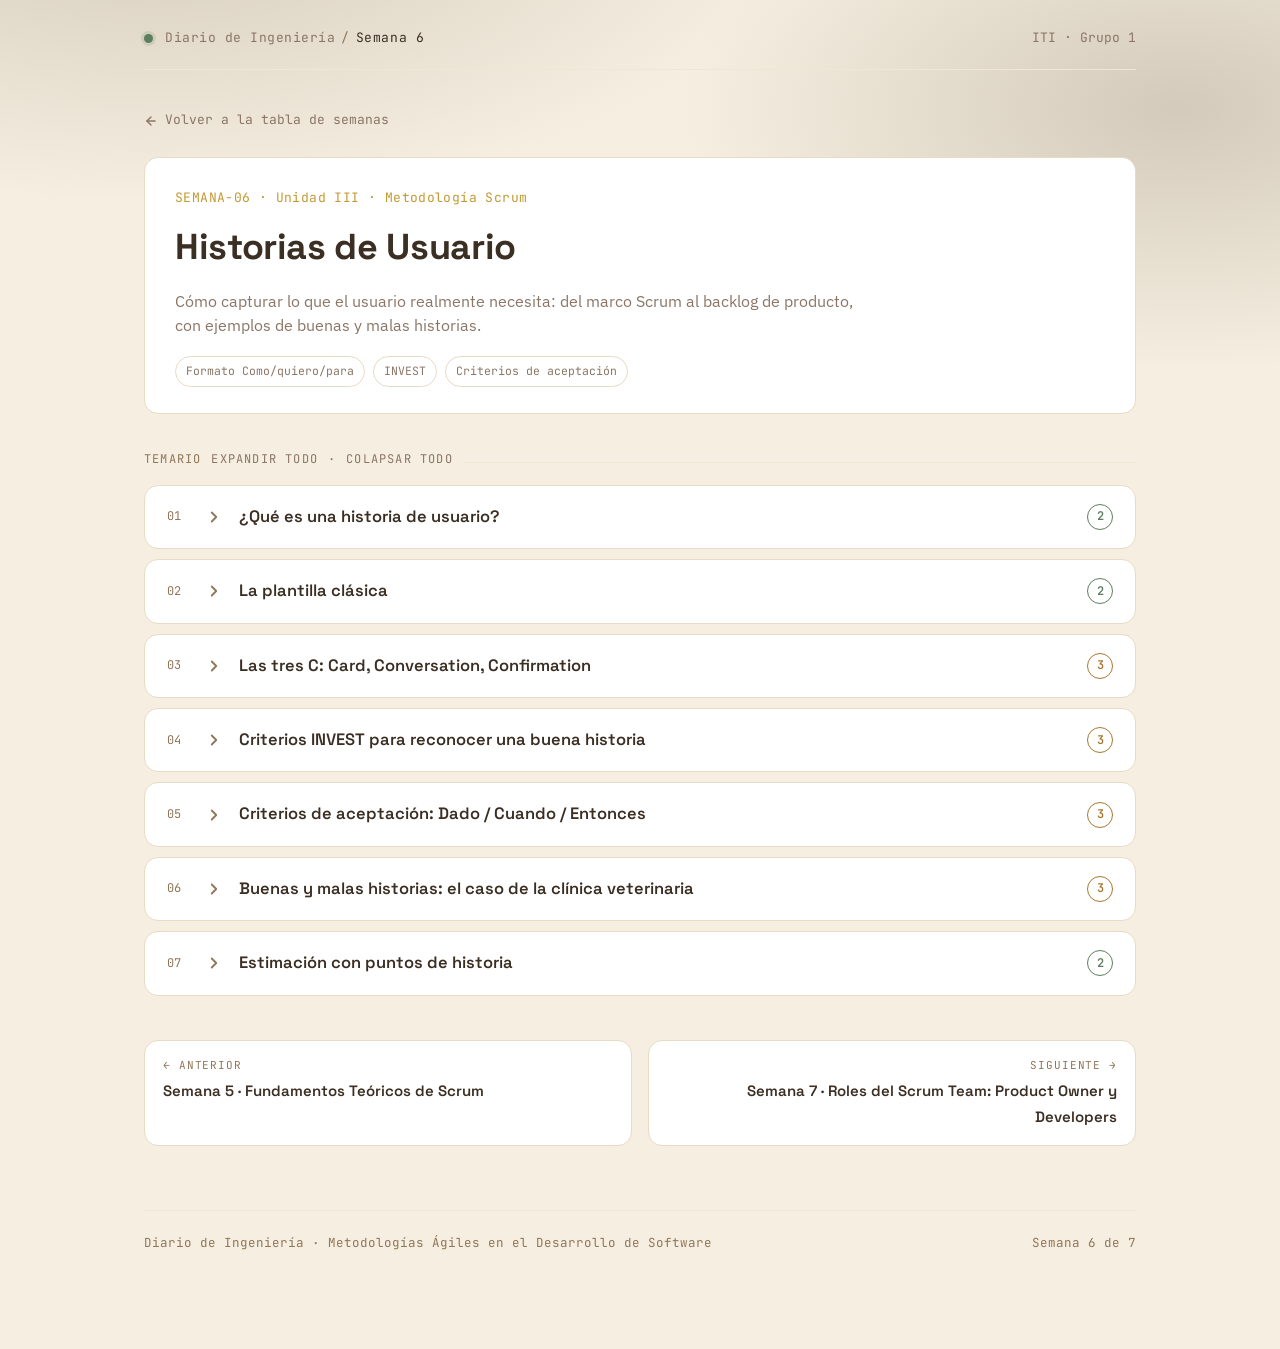
<file: semana6.html>
<!DOCTYPE html>
<html lang="es">
<head>
<meta charset="UTF-8">
<meta name="viewport" content="width=device-width, initial-scale=1.0">
<title>Semana 6 · Historias de Usuario — Diario de Ingeniería</title>
<link rel="stylesheet" href="styles.css">
</head>
<body>
<div class="shell">

  <div class="topbar">
    <div class="brand">
      <span class="dot"></span>
      <span class="brand-path"><a href="index.html">Diario de Ingeniería</a><span class="sep">/</span><span class="current">Semana 6</span></span>
    </div>
    <div class="crumbs">ITI · Grupo 1</div>
  </div>

  <a class="back-link" href="index.html"><svg viewBox="0 0 24 24" fill="none" stroke="currentColor" stroke-width="2.4" stroke-linecap="round" stroke-linejoin="round"><line x1="19" y1="12" x2="5" y2="12"></line><polyline points="12 19 5 12 12 5"></polyline></svg> Volver a la tabla de semanas</a>

  <header class="week-header" style="--accent:var(--accent-amber)">
    <span class="ticket-id" style="color:var(--accent-amber)">SEMANA-06 · Unidad III · Metodología Scrum</span>
    <h1>Historias de Usuario</h1>
    <p class="lede">Cómo capturar lo que el usuario realmente necesita: del marco Scrum al backlog de producto, con ejemplos de buenas y malas historias.</p>
    <div class="week-tags"><span class="tag">Formato Como/quiero/para</span><span class="tag">INVEST</span><span class="tag">Criterios de aceptación</span></div>
  </header>

  <div class="backlog-label">
    Temario
    <button id="expand-all" style="all:unset;cursor:pointer;color:var(--ink-muted)">expandir todo</button>
    ·
    <button id="collapse-all" style="all:unset;cursor:pointer;color:var(--ink-muted)">colapsar todo</button>
  </div>

  <div class="backlog">
    <details class="story" id="tema-1" style="--accent-open:var(--accent-amber)">
  <summary>
    <span class="story-index">01</span>
    <svg class="chevron" viewBox="0 0 24 24" fill="none" stroke="currentColor" stroke-width="2.4" stroke-linecap="round" stroke-linejoin="round"><polyline points="9 6 15 12 9 18"></polyline></svg>
    <h3>¿Qué es una historia de usuario?</h3>
    <span class="point-badge" style="--point-color:var(--accent-sage); --point-bg:var(--accent-sage)22" title="Puntos de historia (extensión relativa del tema)">2</span>
  </summary>
  <div class="story-body">
    <p>Una <strong>historia de usuario</strong> es una descripción breve y sencilla de una funcionalidad, contada desde la perspectiva de quien desea ese valor —normalmente un usuario o cliente del sistema—. No es una especificación técnica ni un contrato cerrado: es una invitación a conversar.</p><p>En Scrum es la unidad de trabajo más común del Product Backlog: el Product Owner las prioriza, el equipo las estima y, durante la Sprint Planning, se convierten en incremento. Una buena historia responde a tres preguntas: <strong>quién</strong> necesita algo, <strong>qué</strong> necesita y <strong>para qué</strong> lo necesita; el <em>cómo</em> se decide después, en equipo.</p>
  </div>
</details>
<details class="story" id="tema-2" style="--accent-open:var(--accent-amber)">
  <summary>
    <span class="story-index">02</span>
    <svg class="chevron" viewBox="0 0 24 24" fill="none" stroke="currentColor" stroke-width="2.4" stroke-linecap="round" stroke-linejoin="round"><polyline points="9 6 15 12 9 18"></polyline></svg>
    <h3>La plantilla clásica</h3>
    <span class="point-badge" style="--point-color:var(--accent-sage); --point-bg:var(--accent-sage)22" title="Puntos de historia (extensión relativa del tema)">2</span>
  </summary>
  <div class="story-body">
    <p>El formato estándar es: <strong>Como [rol], quiero [funcionalidad], para [beneficio]</strong>.</p><ul><li><strong>Como [rol]:</strong> un actor concreto —recepcionista, veterinario, dueño de mascota—, nunca un "usuario" genérico.</li><li><strong>Quiero [funcionalidad]:</strong> la acción o capacidad deseada, descrita en lenguaje natural.</li><li><strong>Para [beneficio]:</strong> el porqué. Si no se puede completar el "para...", la historia quizá no aporta valor real.</li></ul><div class='callout' style='--callout-color:var(--accent-amber)'><span class='callout-label'>Ejemplo</span>"Como recepcionista, quiero registrar una nueva mascota con los datos de su dueño, para tener su historial disponible en futuras visitas."</div>
  </div>
</details>
<details class="story" id="tema-3" style="--accent-open:var(--accent-amber)">
  <summary>
    <span class="story-index">03</span>
    <svg class="chevron" viewBox="0 0 24 24" fill="none" stroke="currentColor" stroke-width="2.4" stroke-linecap="round" stroke-linejoin="round"><polyline points="9 6 15 12 9 18"></polyline></svg>
    <h3>Las tres C: Card, Conversation, Confirmation</h3>
    <span class="point-badge" style="--point-color:var(--accent-teal); --point-bg:var(--accent-teal)22" title="Puntos de historia (extensión relativa del tema)">3</span>
  </summary>
  <div class="story-body">
    <p>Propuestas por Ron Jeffries, las <strong>tres C</strong> resumen el ciclo de vida de una historia:</p><table class='mini-table'><thead><tr><th>C</th><th>Significado</th></tr></thead><tbody><tr><td>Card (Tarjeta)</td><td>La historia escrita de forma breve; cabe en una tarjeta porque es un recordatorio, no toda la documentación.</td></tr><tr><td>Conversation (Conversación)</td><td>El diálogo entre el equipo y el Product Owner para aclarar detalles y alcance; aquí vive el verdadero contenido.</td></tr><tr><td>Confirmation (Confirmación)</td><td>Los criterios de aceptación: cómo se sabrá que la historia está terminada y funciona como se esperaba.</td></tr></tbody></table>
  </div>
</details>
<details class="story" id="tema-4" style="--accent-open:var(--accent-amber)">
  <summary>
    <span class="story-index">04</span>
    <svg class="chevron" viewBox="0 0 24 24" fill="none" stroke="currentColor" stroke-width="2.4" stroke-linecap="round" stroke-linejoin="round"><polyline points="9 6 15 12 9 18"></polyline></svg>
    <h3>Criterios INVEST para reconocer una buena historia</h3>
    <span class="point-badge" style="--point-color:var(--accent-teal); --point-bg:var(--accent-teal)22" title="Puntos de historia (extensión relativa del tema)">3</span>
  </summary>
  <div class="story-body">
    <p>Bill Wake propuso el acrónimo <strong>INVEST</strong> para evaluar la calidad de una historia de usuario:</p><table class='mini-table'><thead><tr><th>Letra</th><th>Criterio</th></tr></thead><tbody><tr><td>I</td><td>Independiente: se desarrolla y entrega sin depender de otra historia.</td></tr><tr><td>N</td><td>Negociable: no es un contrato rígido, se discute en equipo.</td></tr><tr><td>V</td><td>Valiosa: aporta valor visible al usuario o al negocio.</td></tr><tr><td>E</td><td>Estimable: el equipo puede estimar el esfuerzo que requiere.</td></tr><tr><td>S</td><td>Pequeña (Small): cabe cómodamente dentro de un sprint.</td></tr><tr><td>T</td><td>Testeable: tiene criterios que permiten verificarla.</td></tr></tbody></table>
  </div>
</details>
<details class="story" id="tema-5" style="--accent-open:var(--accent-amber)">
  <summary>
    <span class="story-index">05</span>
    <svg class="chevron" viewBox="0 0 24 24" fill="none" stroke="currentColor" stroke-width="2.4" stroke-linecap="round" stroke-linejoin="round"><polyline points="9 6 15 12 9 18"></polyline></svg>
    <h3>Criterios de aceptación: Dado / Cuando / Entonces</h3>
    <span class="point-badge" style="--point-color:var(--accent-teal); --point-bg:var(--accent-teal)22" title="Puntos de historia (extensión relativa del tema)">3</span>
  </summary>
  <div class="story-body">
    <p>Los <strong>criterios de aceptación</strong> son las condiciones que deben cumplirse para dar una historia por terminada; convierten algo ambiguo en algo verificable, usando la estructura <strong>Dado</strong> (un contexto inicial) — <strong>Cuando</strong> (ocurre una acción del usuario) — <strong>Entonces</strong> (el sistema responde de forma específica y observable).</p><div class='callout' style='--callout-color:var(--accent-amber)'><span class='callout-label'>Ejemplo — historia "registrar una nueva mascota"</span><strong>Camino feliz:</strong> Dado que soy recepcionista autenticada, cuando completo los campos obligatorios y presiono Guardar, entonces el sistema crea el registro y muestra confirmación.<br><br><strong>Validación:</strong> Dado que dejo vacío un campo obligatorio, cuando intento guardar, entonces el sistema muestra un error y no crea el registro.</div>
  </div>
</details>
<details class="story" id="tema-6" style="--accent-open:var(--accent-amber)">
  <summary>
    <span class="story-index">06</span>
    <svg class="chevron" viewBox="0 0 24 24" fill="none" stroke="currentColor" stroke-width="2.4" stroke-linecap="round" stroke-linejoin="round"><polyline points="9 6 15 12 9 18"></polyline></svg>
    <h3>Buenas y malas historias: el caso de la clínica veterinaria</h3>
    <span class="point-badge" style="--point-color:var(--accent-teal); --point-bg:var(--accent-teal)22" title="Puntos de historia (extensión relativa del tema)">3</span>
  </summary>
  <div class="story-body">
    <p>Como caso aplicado se trabajaron historias para una clínica veterinaria, todas bien formadas: registrar una mascota (recepcionista), consultar el historial clínico (veterinario), recibir un recordatorio de vacuna (dueño de mascota) y generar un reporte de ingresos mensuales (administrador).</p><p>También se identificaron <strong>antipatrones</strong> frecuentes: escribir un requisito técnico disfrazado de historia ("el sistema debe usar MySQL", sin rol ni valor para el usuario), una historia vaga y no testeable ("como usuario, quiero un sistema rápido"), una historia sin rol ni beneficio ("hacer el login"), o una historia demasiado grande que no cumple con ser <em>Small</em> y debería dividirse ("módulo completo de reportes con 15 gráficos").</p>
  </div>
</details>
<details class="story" id="tema-7" style="--accent-open:var(--accent-amber)">
  <summary>
    <span class="story-index">07</span>
    <svg class="chevron" viewBox="0 0 24 24" fill="none" stroke="currentColor" stroke-width="2.4" stroke-linecap="round" stroke-linejoin="round"><polyline points="9 6 15 12 9 18"></polyline></svg>
    <h3>Estimación con puntos de historia</h3>
    <span class="point-badge" style="--point-color:var(--accent-sage); --point-bg:var(--accent-sage)22" title="Puntos de historia (extensión relativa del tema)">2</span>
  </summary>
  <div class="story-body">
    <p>En Scrum no se estima en horas exactas, sino en una medida relativa: se comparan las historias entre sí usando una secuencia tipo Fibonacci (1, 2, 3, 5, 8, 13, 21) que refleja la incertidumbre creciente a mayor tamaño.</p><p>La técnica más común para esto es el <strong>Planning Poker</strong>: el Product Owner presenta la historia y resuelve dudas, cada persona elige en secreto una carta con su estimación, todos revelan a la vez, quienes tengan los valores extremos explican su razonamiento, y se repite hasta lograr consenso. Los puntos no son horas: sirven para comparar historias entre sí y para que el equipo descubra su propio ritmo —la velocidad— sprint tras sprint.</p>
  </div>
</details>
  </div>

  <nav class="week-pager">
    <a class="pager-link prev" href="semana5.html"><span class="dir">← Anterior</span><span class="pt">Semana 5 · Fundamentos Teóricos de Scrum</span></a>
    <a class="pager-link next" href="semana7.html"><span class="dir">Siguiente →</span><span class="pt">Semana 7 · Roles del Scrum Team: Product Owner y Developers</span></a>
  </nav>

  <footer class="site-footer">
    <span>Diario de Ingeniería · Metodologías Ágiles en el Desarrollo de Software</span>
    <span>Semana 6 de 7</span>
  </footer>

</div>
<script src="script.js"></script>
</body>
</html>
</file>
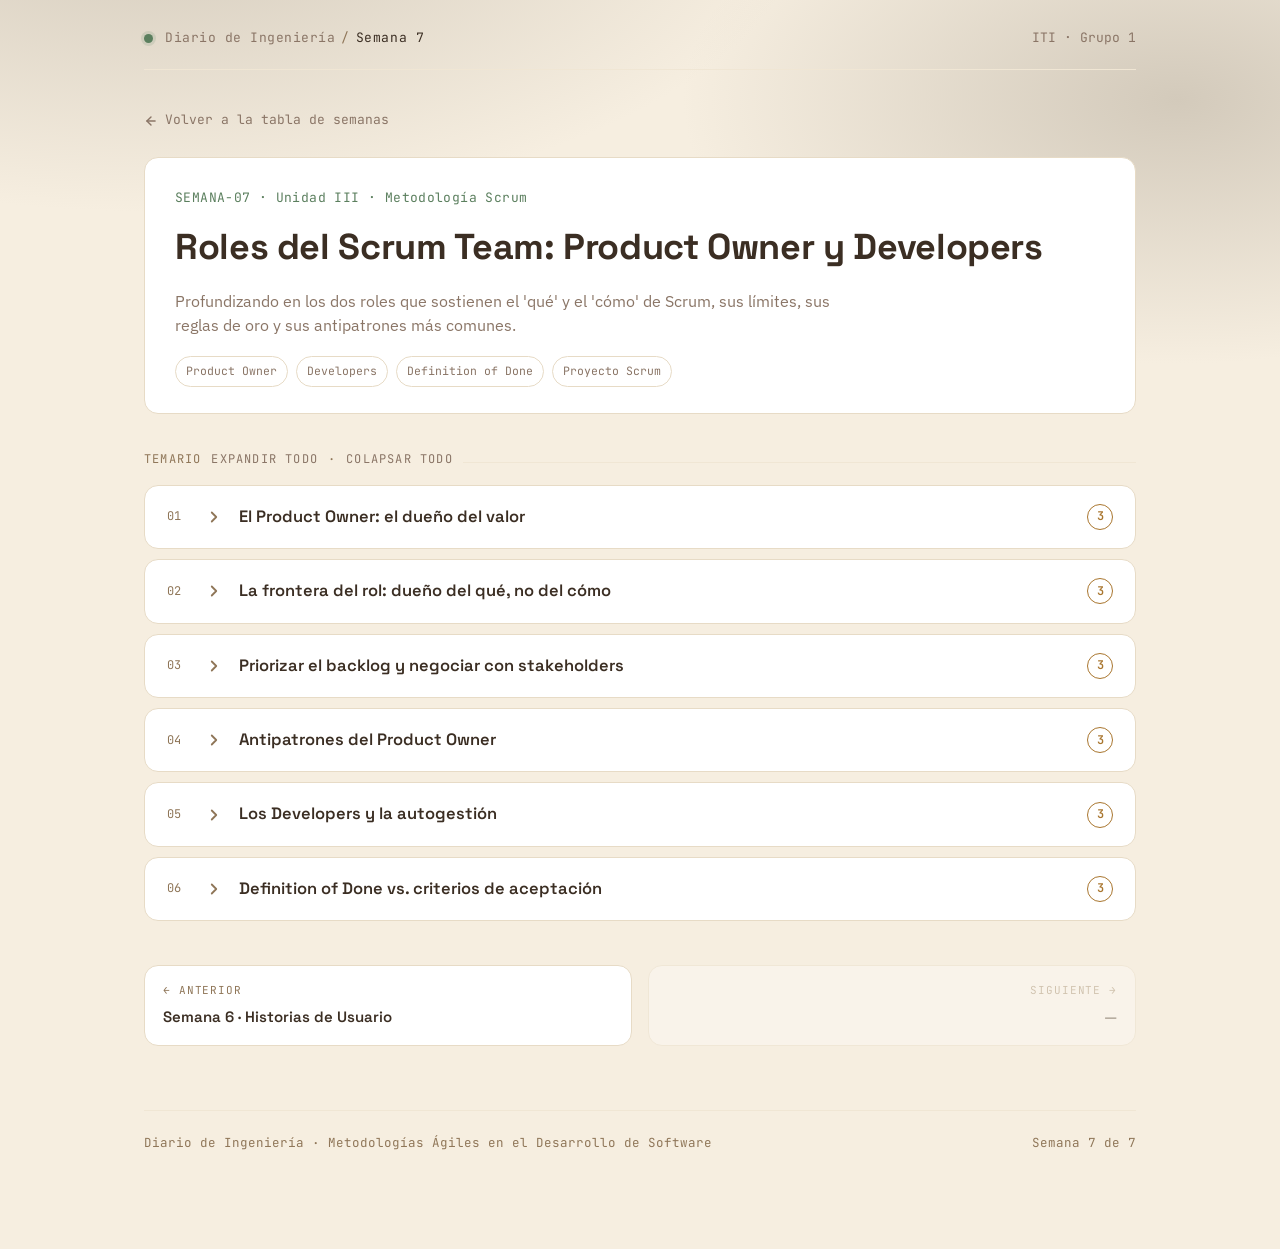
<file: semana7.html>
<!DOCTYPE html>
<html lang="es">
<head>
<meta charset="UTF-8">
<meta name="viewport" content="width=device-width, initial-scale=1.0">
<title>Semana 7 · Roles del Scrum Team: Product Owner y Developers — Diario de Ingeniería</title>
<link rel="stylesheet" href="styles.css">
</head>
<body>
<div class="shell">

  <div class="topbar">
    <div class="brand">
      <span class="dot"></span>
      <span class="brand-path"><a href="index.html">Diario de Ingeniería</a><span class="sep">/</span><span class="current">Semana 7</span></span>
    </div>
    <div class="crumbs">ITI · Grupo 1</div>
  </div>

  <a class="back-link" href="index.html"><svg viewBox="0 0 24 24" fill="none" stroke="currentColor" stroke-width="2.4" stroke-linecap="round" stroke-linejoin="round"><line x1="19" y1="12" x2="5" y2="12"></line><polyline points="12 19 5 12 12 5"></polyline></svg> Volver a la tabla de semanas</a>

  <header class="week-header" style="--accent:var(--accent-sage)">
    <span class="ticket-id" style="color:var(--accent-sage)">SEMANA-07 · Unidad III · Metodología Scrum</span>
    <h1>Roles del Scrum Team: Product Owner y Developers</h1>
    <p class="lede">Profundizando en los dos roles que sostienen el 'qué' y el 'cómo' de Scrum, sus límites, sus reglas de oro y sus antipatrones más comunes.</p>
    <div class="week-tags"><span class="tag">Product Owner</span><span class="tag">Developers</span><span class="tag">Definition of Done</span><span class="tag">Proyecto Scrum</span></div>
  </header>

  <div class="backlog-label">
    Temario
    <button id="expand-all" style="all:unset;cursor:pointer;color:var(--ink-muted)">expandir todo</button>
    ·
    <button id="collapse-all" style="all:unset;cursor:pointer;color:var(--ink-muted)">colapsar todo</button>
  </div>

  <div class="backlog">
    <details class="story" id="tema-1" style="--accent-open:var(--accent-sage)">
  <summary>
    <span class="story-index">01</span>
    <svg class="chevron" viewBox="0 0 24 24" fill="none" stroke="currentColor" stroke-width="2.4" stroke-linecap="round" stroke-linejoin="round"><polyline points="9 6 15 12 9 18"></polyline></svg>
    <h3>El Product Owner: el dueño del valor</h3>
    <span class="point-badge" style="--point-color:var(--accent-teal); --point-bg:var(--accent-teal)22" title="Puntos de historia (extensión relativa del tema)">3</span>
  </summary>
  <div class="story-body">
    <p>El <strong>Product Owner (PO)</strong> es responsable de maximizar el valor del producto resultante del trabajo del equipo. Es <strong>una</strong> persona, no un comité: puede escuchar a muchas voces, pero la decisión final siempre es de una sola persona, y esa responsabilidad no se puede delegar aunque sí se pueda delegar el trabajo (por ejemplo, redactar historias).</p><p>Para que el rol funcione, toda la organización debe respetar sus decisiones sobre el backlog, y el PO debe hablar el idioma del negocio: traduce las necesidades de clientes y stakeholders en elementos concretos del Product Backlog.</p>
  </div>
</details>
<details class="story" id="tema-2" style="--accent-open:var(--accent-sage)">
  <summary>
    <span class="story-index">02</span>
    <svg class="chevron" viewBox="0 0 24 24" fill="none" stroke="currentColor" stroke-width="2.4" stroke-linecap="round" stroke-linejoin="round"><polyline points="9 6 15 12 9 18"></polyline></svg>
    <h3>La frontera del rol: dueño del qué, no del cómo</h3>
    <span class="point-badge" style="--point-color:var(--accent-teal); --point-bg:var(--accent-teal)22" title="Puntos de historia (extensión relativa del tema)">3</span>
  </summary>
  <div class="story-body">
    <p>Una de las distinciones más importantes de Scrum es que el <strong>Product Owner decide el qué</strong> y los <strong>Developers deciden el cómo</strong>.</p><table class='mini-table'><thead><tr><th>El PO decide (el qué)</th><th>Los Developers deciden (el cómo)</th></tr></thead><tbody><tr><td>Qué se construye y en qué orden</td><td>Cómo se implementa técnicamente</td></tr><tr><td>El Objetivo del Producto</td><td>Cuánto esfuerzo requiere (estimación)</td></tr><tr><td>Qué entra al Product Backlog y qué no</td><td>Cuánto trabajo cabe en el sprint</td></tr><tr><td>Cuándo algo aporta valor suficiente</td><td>Quién hace cada tarea</td></tr><tr><td>Qué se libera al cliente</td><td>Qué tecnología o enfoque usar</td></tr></tbody></table><p>Sus responsabilidades formales sobre el Product Backlog son: desarrollar y comunicar el Objetivo del Producto, crear y comunicar con claridad los elementos del backlog (historias entendibles, con criterios de aceptación), ordenar esos elementos por prioridad, y asegurar que el backlog sea transparente y visible para todo el equipo.</p>
  </div>
</details>
<details class="story" id="tema-3" style="--accent-open:var(--accent-sage)">
  <summary>
    <span class="story-index">03</span>
    <svg class="chevron" viewBox="0 0 24 24" fill="none" stroke="currentColor" stroke-width="2.4" stroke-linecap="round" stroke-linejoin="round"><polyline points="9 6 15 12 9 18"></polyline></svg>
    <h3>Priorizar el backlog y negociar con stakeholders</h3>
    <span class="point-badge" style="--point-color:var(--accent-teal); --point-bg:var(--accent-teal)22" title="Puntos de historia (extensión relativa del tema)">3</span>
  </summary>
  <div class="story-body">
    <p>Priorizar es decidir, y no es un ejercicio arbitrario. Los criterios habituales para ordenar un backlog son el <strong>valor</strong> que aporta cada elemento al objetivo del producto y al usuario, la <strong>urgencia</strong> (fechas, riesgos o compromisos que lo vuelven impostergable), las <strong>dependencias</strong> entre historias (por ejemplo, el login debe existir antes que los perfiles) y el <strong>riesgo e incertidumbre</strong> (lo riesgoso conviene atacarlo temprano, cuando aún hay tiempo de corregir). El orden nunca debería depender de "quién grita más fuerte" ni de lo último que alguien pidió.</p><p>Negociar con stakeholders implica que decir "no" es parte legítima del trabajo del PO, y suele tomar una de tres formas: <strong>"sí, y entra ya"</strong> (se acepta y se prioriza alto, preguntando qué sale del sprint a cambio), <strong>"sí, pero después"</strong> (se acepta al backlog con prioridad justificada, y el stakeholder sabe cuándo y por qué) o <strong>"no, y aquí está el porqué"</strong> (se rechaza con un argumento de valor: no aporta al objetivo del producto). Un PO que dice "sí" a todo convierte el backlog en una lista de deseos imposible, y destruye el foco del equipo.</p>
  </div>
</details>
<details class="story" id="tema-4" style="--accent-open:var(--accent-sage)">
  <summary>
    <span class="story-index">04</span>
    <svg class="chevron" viewBox="0 0 24 24" fill="none" stroke="currentColor" stroke-width="2.4" stroke-linecap="round" stroke-linejoin="round"><polyline points="9 6 15 12 9 18"></polyline></svg>
    <h3>Antipatrones del Product Owner</h3>
    <span class="point-badge" style="--point-color:var(--accent-teal); --point-bg:var(--accent-teal)22" title="Puntos de historia (extensión relativa del tema)">3</span>
  </summary>
  <div class="story-body">
    <p>Existen formas reconocibles de ejercer mal el rol, útiles para identificar cuándo un PO —o uno mismo— está cayendo bajo presión en un mal patrón:</p><table class='mini-table'><thead><tr><th>Antipatrón</th><th>En qué consiste</th></tr></thead><tbody><tr><td>El complaciente</td><td>Acepta todo para evitar conflictos; el backlog crece sin control y nada es realmente prioritario.</td></tr><tr><td>El PO-comité</td><td>Las decisiones se someten a votación de todos los interesados; nadie termina siendo responsable.</td></tr><tr><td>El ausente</td><td>No está disponible para aclarar dudas; el equipo adivina y termina construyendo lo equivocado.</td></tr><tr><td>El técnico invasor</td><td>Dicta cómo implementar cada historia, invadiendo la autogestión de los Developers.</td></tr></tbody></table><p>La idea que resume el rol: <em>"El Product Owner no gestiona tareas ni personas: gestiona valor. Su herramienta es el Product Backlog ordenado; su superpoder, saber decir 'no' con argumentos."</em></p>
  </div>
</details>
<details class="story" id="tema-5" style="--accent-open:var(--accent-sage)">
  <summary>
    <span class="story-index">05</span>
    <svg class="chevron" viewBox="0 0 24 24" fill="none" stroke="currentColor" stroke-width="2.4" stroke-linecap="round" stroke-linejoin="round"><polyline points="9 6 15 12 9 18"></polyline></svg>
    <h3>Los Developers y la autogestión</h3>
    <span class="point-badge" style="--point-color:var(--accent-teal); --point-bg:var(--accent-teal)22" title="Puntos de historia (extensión relativa del tema)">3</span>
  </summary>
  <div class="story-body">
    <p>Los <strong>Developers</strong> son las personas comprometidas a crear, en cada sprint, un incremento usable que cumpla la Definition of Done. Construyen y ajustan el Sprint Backlog día a día, infunden calidad apegándose siempre a la Definición de Terminado, adaptan su plan en cada Daily Scrum y se exigen mutuamente como profesionales, sin jefes de por medio.</p><p>El malentendido más común es confundir <strong>autogestión</strong> con <strong>anarquía</strong>. En la autogestión, el equipo decide quién hace qué, cuándo y cómo, pero siempre dentro de un marco: un sprint, un objetivo, un backlog priorizado, comprometidos con la Definition of Done. En la anarquía, en cambio, cada quien hace lo que quiere cuando quiere, no hay objetivo compartido ni prioridades, y cuando algo falla, la culpa siempre es "del que le tocaba".</p><div class='callout' style='--callout-color:var(--accent-sage)'><span class='callout-label'>Regla de oro</span>Solo los Developers estiman. "Quienes hacen el trabajo son quienes lo estiman." Ni el Product Owner, ni el Scrum Master, ni un docente pueden decidir cuánto trabajo cabe en un sprint: sería comprometer a otros con un esfuerzo que no van a ejecutar ellos mismos.</div><p>Un buen equipo Scrum se reconoce por tres propiedades: es <strong>autogestionado</strong> (nadie externo asigna tareas), <strong>multifuncional</strong> (entre todos tienen las habilidades necesarias para crear el incremento, sin especialistas "intocables") y <strong>responsable colectivamente</strong> (si algo no se terminó, no falló una persona: falló el equipo).</p>
  </div>
</details>
<details class="story" id="tema-6" style="--accent-open:var(--accent-sage)">
  <summary>
    <span class="story-index">06</span>
    <svg class="chevron" viewBox="0 0 24 24" fill="none" stroke="currentColor" stroke-width="2.4" stroke-linecap="round" stroke-linejoin="round"><polyline points="9 6 15 12 9 18"></polyline></svg>
    <h3>Definition of Done vs. criterios de aceptación</h3>
    <span class="point-badge" style="--point-color:var(--accent-teal); --point-bg:var(--accent-teal)22" title="Puntos de historia (extensión relativa del tema)">3</span>
  </summary>
  <div class="story-body">
    <p>La <strong>Definition of Done (DoD)</strong> es la descripción formal y compartida del estado que debe cumplir cualquier trabajo para considerarse terminado. Crea transparencia (todos entienden lo mismo cuando alguien dice "ya está listo"), es verificable (cada criterio se responde con sí o no, incluso por alguien externo), aplica a <strong>todo</strong> el trabajo del producto (no se negocia historia por historia) y protege la calidad incluso contra la presión del cliente, del calendario o de la nota.</p><table class='mini-table'><thead><tr><th>Definition of Done</th><th>Criterios de aceptación</th></tr></thead><tbody><tr><td>Aplica a todo el trabajo del producto</td><td>Aplican a una historia específica</td></tr><tr><td>La define y mantiene el equipo</td><td>Los define el Product Owner (con el equipo)</td></tr><tr><td>Ej.: "toda entrada de usuario se valida"</td><td>Ej.: "el login bloquea tras 3 intentos"</td></tr><tr><td>Se revisa y mejora en la Retrospective</td><td>Se verifican al terminar esa historia</td></tr></tbody></table><div class='callout' style='--callout-color:var(--accent-coral)'><span class='callout-label'>La regla binaria</span>"Done" o no "Done": no existe término medio. Si cumple la DoD, es un incremento presentable en la Sprint Review. Si no la cumple, regresa al Product Backlog. Frase prohibida en cualquier proyecto: "ya casi está, solo falta un detallito".</div><p>Con esto se cierra la profundización en los roles del Scrum Team: esta semana también correspondió la entrega del <strong>Proyecto Scrum</strong> y de esta primera entrega del <strong>Diario de Ingeniería</strong>, además de contarse con una <em>Ficha de Referencia sobre Scrum</em> y un <em>Glosario</em> como material de consulta rápida para repasar todo lo visto en la Unidad III.</p>
  </div>
</details>
  </div>

  <nav class="week-pager">
    <a class="pager-link prev" href="semana6.html"><span class="dir">← Anterior</span><span class="pt">Semana 6 · Historias de Usuario</span></a>
    <span class="pager-link next disabled"><span class="dir">Siguiente →</span><span class="pt">—</span></span>
  </nav>

  <footer class="site-footer">
    <span>Diario de Ingeniería · Metodologías Ágiles en el Desarrollo de Software</span>
    <span>Semana 7 de 7</span>
  </footer>

</div>
<script src="script.js"></script>
</body>
</html>
</file>
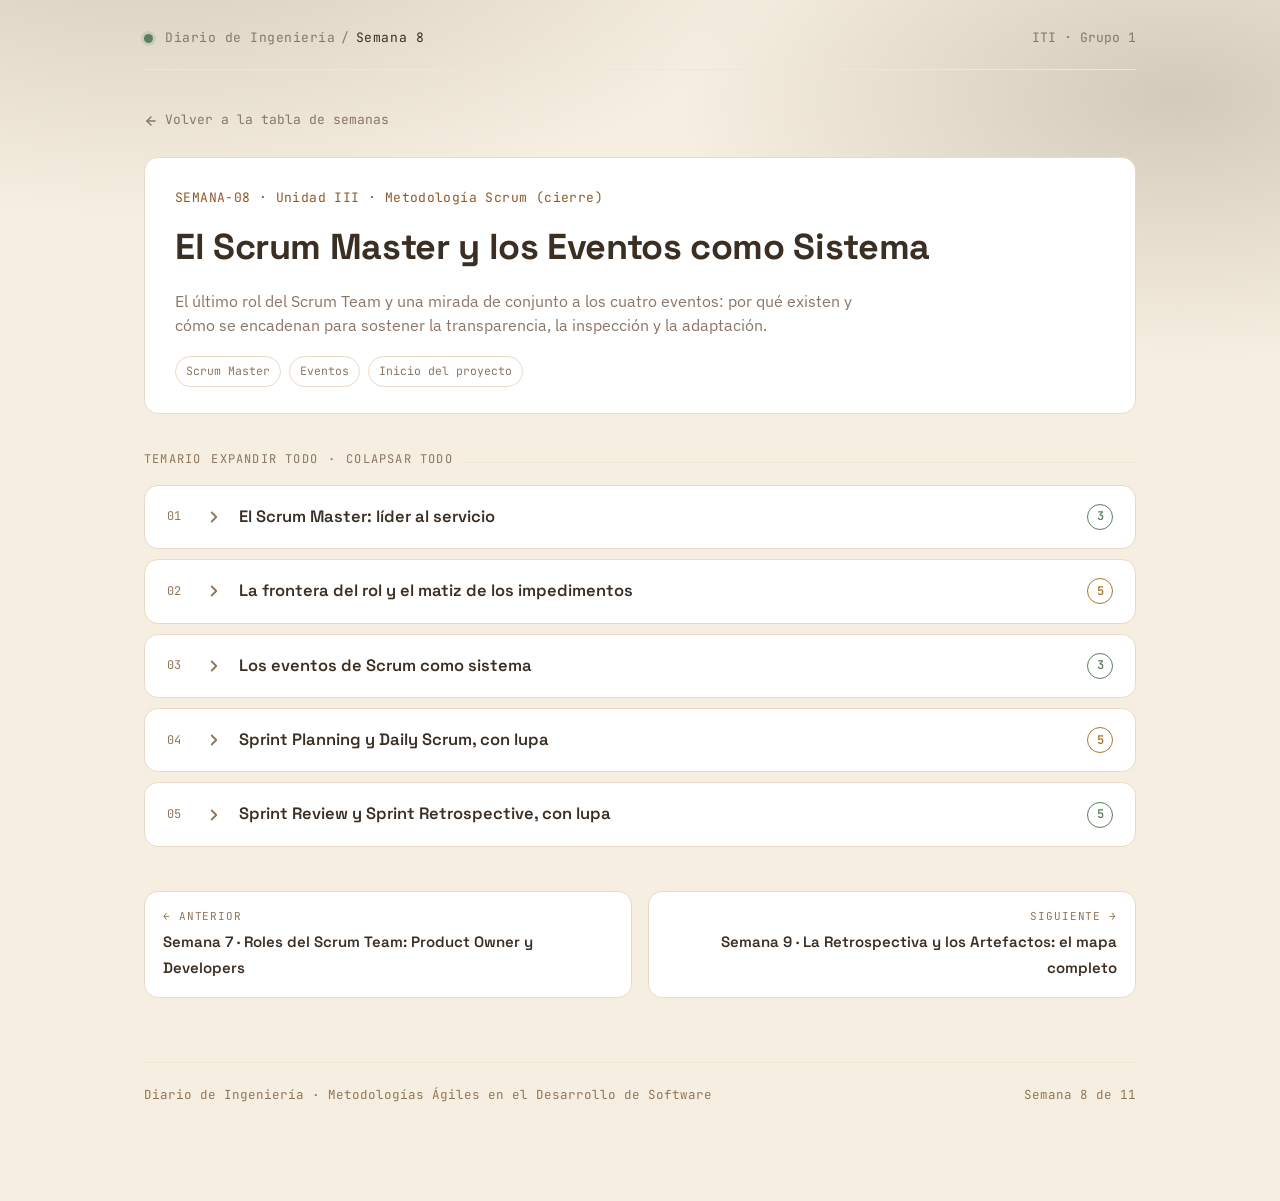
<file: semana8.html>
<!DOCTYPE html>
<html lang="es">
<head>
<meta charset="UTF-8">
<meta name="viewport" content="width=device-width, initial-scale=1.0">
<title>Semana 8 · El Scrum Master y los Eventos como Sistema — Diario de Ingeniería</title>
<link rel="stylesheet" href="styles.css">
</head>
<body>
<div class="shell">

  <div class="topbar">
    <div class="brand">
      <span class="dot"></span>
      <span class="brand-path"><a href="index.html">Diario de Ingeniería</a><span class="sep">/</span><span class="current">Semana 8</span></span>
    </div>
    <div class="crumbs">ITI · Grupo 1</div>
  </div>

  <a class="back-link" href="index.html"><svg viewBox="0 0 24 24" fill="none" stroke="currentColor" stroke-width="2.4" stroke-linecap="round" stroke-linejoin="round"><line x1="19" y1="12" x2="5" y2="12"></line><polyline points="12 19 5 12 12 5"></polyline></svg> Volver a la tabla de semanas</a>

  <header class="week-header" style="--accent:var(--accent-violet)">
    <span class="ticket-id" style="color:var(--accent-violet)">SEMANA-08 · Unidad III · Metodología Scrum (cierre)</span>
    <h1>El Scrum Master y los Eventos como Sistema</h1>
    <p class="lede">El último rol del Scrum Team y una mirada de conjunto a los cuatro eventos: por qué existen y cómo se encadenan para sostener la transparencia, la inspección y la adaptación.</p>
    <div class="week-tags"><span class="tag">Scrum Master</span><span class="tag">Eventos</span><span class="tag">Inicio del proyecto</span></div>
  </header>

  <div class="backlog-label">
    Temario
    <button id="expand-all" style="all:unset;cursor:pointer;color:var(--ink-muted)">expandir todo</button>
    ·
    <button id="collapse-all" style="all:unset;cursor:pointer;color:var(--ink-muted)">colapsar todo</button>
  </div>

  <div class="backlog">
    <details class="story" id="tema-1" style="--accent-open:var(--accent-violet)">
      <summary>
        <span class="story-index">01</span>
        <svg class="chevron" viewBox="0 0 24 24" fill="none" stroke="currentColor" stroke-width="2.4" stroke-linecap="round" stroke-linejoin="round"><polyline points="9 6 15 12 9 18"></polyline></svg>
        <h3>El Scrum Master: líder al servicio</h3>
        <span class="point-badge" style="--point-color:var(--accent-sage); --point-bg:var(--accent-sage)22" title="Puntos de historia (extensión relativa del tema)">3</span>
      </summary>
      <div class="story-body">
        <p>El <strong>Scrum Master</strong> —el tercer rol del Scrum Team— es un líder al servicio del equipo y de la organización: responsable de que Scrum se entienda, se aplique y funcione. La forma más rápida de entender el rol es por lo que <strong>no</strong> es: no es un jefe (no asigna tareas ni evalúa personas, no hay jerarquía sobre el equipo), no es un secretario (documentar reuniones no es su función, facilitar que sirvan sí), no es un mensajero (no lleva recados entre el equipo y el PO, los ayuda a hablar directo) y su autoridad es siempre sobre el proceso, nunca sobre las personas.</p>
        <p>Es un rol que sirve en tres direcciones a la vez:</p>
        <ul>
          <li><strong>Sirve a los Developers:</strong> los coachea en autogestión y multifuncionalidad, los ayuda a enfocarse en incrementos de valor y causa la eliminación de impedimentos.</li>
          <li><strong>Sirve al Product Owner:</strong> le ayuda con técnicas para definir el Objetivo del Producto y gestionar el backlog, y facilita la colaboración con los stakeholders.</li>
          <li><strong>Sirve a la organización:</strong> lidera la adopción de Scrum y remueve barreras entre stakeholders y equipos —en el contexto del curso, gestiona con el docente lo que el equipo no puede resolver por sí mismo.</li>
        </ul>
      </div>
    </details>

    <details class="story" id="tema-2" style="--accent-open:var(--accent-violet)">
      <summary>
        <span class="story-index">02</span>
        <svg class="chevron" viewBox="0 0 24 24" fill="none" stroke="currentColor" stroke-width="2.4" stroke-linecap="round" stroke-linejoin="round"><polyline points="9 6 15 12 9 18"></polyline></svg>
        <h3>La frontera del rol y el matiz de los impedimentos</h3>
        <span class="point-badge" style="--point-color:var(--accent-teal); --point-bg:var(--accent-teal)22" title="Puntos de historia (extensión relativa del tema)">5</span>
      </summary>
      <div class="story-body">
        <table class="mini-table">
          <thead><tr><th>Sí hace</th><th>No hace</th></tr></thead>
          <tbody>
            <tr><td>Facilita los eventos cuando se le pide o hace falta</td><td>Asignar o repartir tareas "para ser eficientes"</td></tr>
            <tr><td>Enseña a mantener el Daily en 15 minutos</td><td>Dirigir el Daily ni tomar asistencia</td></tr>
            <tr><td>Causa la remoción de impedimentos</td><td>Resolverlo todo él mismo (genera dependencia)</td></tr>
            <tr><td>Protege al equipo de interrupciones externas</td><td>Reportar el desempeño individual a un superior</td></tr>
            <tr><td>Fomenta que el equipo resuelva sus propios conflictos</td><td>Imponer decisiones técnicas o de producto</td></tr>
          </tbody>
        </table>
        <p>El matiz que distingue a un buen Scrum Master está en cómo maneja los impedimentos: <strong>removerlos no es lo mismo que absorberlos</strong>. Primero el equipo intenta resolverlo internamente ("¿quién del equipo puede ayudar con esto?"); si el impedimento supera al equipo, el SM consigue el recurso, contacto o decisión externa que hace falta; lo que nunca debe pasar es que el SM lo resuelva en silencio "para ir rápido" —eso es absorberlo, y el equipo no aprende nada. La meta es que el impedimento desaparezca <em>y</em> que el equipo quede más capaz que antes de enfrentarlo.</p>
        <div class="callout" style="--callout-color:var(--accent-coral)"><span class="callout-label">Cinco formas de arruinar el rol</span>El <strong>jefe encubierto</strong> (asigna tareas y presenta él los resultados, anula la autogestión) · el <strong>secretario de actas</strong> (documenta todo, no facilita nada) · el <strong>ausente</strong> (confunde autogestión con abandono) · el <strong>héroe</strong> (resuelve todo él; el equipo avanza hasta el día que él falta) · el <strong>policía del proceso</strong> (aplica Scrum como código penal, sin adaptación, matando la mejora continua).</div>
        <p>La síntesis del rol se resume en una idea que suena contraintuitiva: <strong>el éxito del Scrum Master se mide al revés</strong>. "Cuanto menos lo necesita el equipo para funcionar, mejor hizo su trabajo." Un equipo cada vez más autónomo es la evidencia de un gran Scrum Master; la dependencia es la evidencia de lo contrario.</p>
      </div>
    </details>

    <details class="story" id="tema-3" style="--accent-open:var(--accent-violet)">
      <summary>
        <span class="story-index">03</span>
        <svg class="chevron" viewBox="0 0 24 24" fill="none" stroke="currentColor" stroke-width="2.4" stroke-linecap="round" stroke-linejoin="round"><polyline points="9 6 15 12 9 18"></polyline></svg>
        <h3>Los eventos de Scrum como sistema</h3>
        <span class="point-badge" style="--point-color:var(--accent-sage); --point-bg:var(--accent-sage)22" title="Puntos de historia (extensión relativa del tema)">3</span>
      </summary>
      <div class="story-body">
        <p>Los cuatro eventos no son "reuniones": cada uno es una oportunidad formal de <strong>inspeccionar</strong> algo y <strong>adaptarlo</strong>. Quitarlos elimina los momentos de corrección de rumbo del proyecto. Como sistema, se sostienen en las mismas cuatro ideas que ya se vieron con los pilares del empirismo, aplicadas ahora a nivel de calendario: transparencia (el trabajo y su estado son visibles: tablero, backlog, incremento a la vista), inspección (se revisa con frecuencia el avance hacia los objetivos acordados), adaptación (si algo se desvía, se ajusta cuanto antes: el plan, el producto o el proceso) y regularidad (el Sprint contiene a todos los demás eventos y reduce la necesidad de reuniones improvisadas).</p>
      </div>
    </details>

    <details class="story" id="tema-4" style="--accent-open:var(--accent-violet)">
      <summary>
        <span class="story-index">04</span>
        <svg class="chevron" viewBox="0 0 24 24" fill="none" stroke="currentColor" stroke-width="2.4" stroke-linecap="round" stroke-linejoin="round"><polyline points="9 6 15 12 9 18"></polyline></svg>
        <h3>Sprint Planning y Daily Scrum, con lupa</h3>
        <span class="point-badge" style="--point-color:var(--accent-teal); --point-bg:var(--accent-teal)22" title="Puntos de historia (extensión relativa del tema)">5</span>
      </summary>
      <div class="story-body">
        <p>El <strong>Sprint Planning</strong> es el punto de partida del sprint y responde tres preguntas en orden: <strong>¿por qué?</strong> este sprint —el equipo define el Objetivo del Sprint, la razón por la que vale la pena este ciclo—; <strong>¿qué</strong> se puede hacer? —los Developers seleccionan del Product Backlog lo que cabe según su capacidad, nadie se los impone—; y <strong>¿cómo</strong> se hará? —descomponen el trabajo en tareas y nace el Sprint Backlog—. Su resultado es el Objetivo del Sprint más el Sprint Backlog, con la participación del Scrum Team completo, en un timebox máximo de 8 horas para un sprint de un mes.</p>
        <p>El <strong>Daily Scrum</strong> son 15 minutos que "salvan" el sprint: su propósito es inspeccionar el avance hacia el Objetivo del Sprint y adaptar el plan del día. Es un evento <em>de</em> los Developers —se hablan entre ellos, no le reportan a nadie—; el Scrum Master vela por que ocurra, pero no lo dirige. Su timebox es fijo (15 minutos, sin importar el tamaño del equipo) y los temas largos que surjan continúan después del evento, solo con los involucrados: el Daily detecta problemas, no los resuelve todos ahí mismo.</p>
        <div class="callout" style="--callout-color:var(--accent-violet)"><span class="callout-label">Prueba de fuego</span>Si el Scrum Master o el profesor no llegan un día… ¿el Daily ocurre igual? Debería. Si depende de que alguien lo convoque o lo dirija, no se ha entendido todavía que es un evento de los Developers, no una reunión de estatus hacia un superior.</div>
        <p>Existen tres errores típicos que vacían de sentido al Daily: <strong>el reporte al jefe</strong> (cada quien recita "ayer hice…" mirando al Scrum Master o al profesor, nadie escucha a los demás), <strong>la reunión técnica eterna</strong> (dos personas depuran código 40 minutos mientras el resto mira el celular) y <strong>el ritual vacío</strong> (frases genéricas, cero impedimentos mencionados, tablero congelado: se cumple la forma pero murió el propósito). El antídoto común a los tres es volver a la pregunta esencial: ¿vamos a cumplir el Objetivo del Sprint, sí o no, y qué ajustamos hoy?</p>
      </div>
    </details>

    <details class="story" id="tema-5" style="--accent-open:var(--accent-violet)">
      <summary>
        <span class="story-index">05</span>
        <svg class="chevron" viewBox="0 0 24 24" fill="none" stroke="currentColor" stroke-width="2.4" stroke-linecap="round" stroke-linejoin="round"><polyline points="9 6 15 12 9 18"></polyline></svg>
        <h3>Sprint Review y Sprint Retrospective, con lupa</h3>
        <span class="point-badge" style="--point-color:var(--accent-sage); --point-bg:var(--accent-sage)22" title="Puntos de historia (extensión relativa del tema)">5</span>
      </summary>
      <div class="story-body">
        <p>El <strong>Sprint Review</strong> inspecciona el <strong>producto</strong>: el Scrum Team presenta el Incremento resultante del sprint a los stakeholders y se discute el progreso hacia el Objetivo del Producto. No es una simple demo, sino una sesión de trabajo real donde se recoge retroalimentación genuina y se decide qué conviene hacer a continuación; lo que se adapta con esa información es el Product Backlog, que el PO reordena o ajusta. Timebox máximo: 4 horas para un sprint de un mes.</p>
        <p>El <strong>Sprint Retrospective</strong> inspecciona el <strong>proceso</strong>: personas, interacciones, procesos, herramientas y la propia Definition of Done. Ocurre solo con el Scrum Team, a puerta cerrada y sin stakeholders, porque hace falta confianza para hablar con honestidad de lo que no funcionó. Lo que se adapta es la forma de trabajar: de ahí deberían salir mejoras concretas, idealmente aplicadas ya en el siguiente sprint. Timebox máximo: 3 horas para un sprint de un mes.</p>
        <p>Una forma sencilla de no confundirlos: <strong>Review = producto, con stakeholders. Retrospective = proceso, en familia.</strong></p>
        <table class="mini-table">
          <thead><tr><th>Evento</th><th>Inspecciona</th><th>Adapta</th><th>Participantes</th><th>Timebox*</th></tr></thead>
          <tbody>
            <tr><td>Sprint Planning</td><td>Product Backlog y capacidad</td><td>Crea Sprint Backlog y Objetivo</td><td>Scrum Team completo</td><td>Máx. 8 h</td></tr>
            <tr><td>Daily Scrum</td><td>Avance hacia el Objetivo del Sprint</td><td>El plan del día</td><td>Developers</td><td>15 min</td></tr>
            <tr><td>Sprint Review</td><td>El Incremento (producto)</td><td>El Product Backlog</td><td>Scrum Team + stakeholders</td><td>Máx. 4 h</td></tr>
            <tr><td>Sprint Retrospective</td><td>El proceso y la DoD</td><td>La forma de trabajar</td><td>Scrum Team</td><td>Máx. 3 h</td></tr>
          </tbody>
        </table>
        <p>* Para un sprint de 1 mes. Con sprints de 1 semana —como en este curso—, los tiempos se reducen proporcionalmente: Planning ≈ 2 h, Review ≈ 1 h, Retrospective ≈ 45 min. El Daily siempre dura 15 minutos, sin importar la duración del sprint.</p>
        <p>Esta semana el equipo también dio <strong>inicio formal al proyecto</strong> aplicando la metodología Scrum de punta a punta, con estos cuatro eventos como columna vertebral del trabajo semanal.</p>
      </div>
    </details>
  </div>

  <nav class="week-pager">
    <a class="pager-link prev" href="semana7.html"><span class="dir">← Anterior</span><span class="pt">Semana 7 · Roles del Scrum Team: Product Owner y Developers</span></a>
    <a class="pager-link next" href="semana9.html"><span class="dir">Siguiente →</span><span class="pt">Semana 9 · La Retrospectiva y los Artefactos: el mapa completo</span></a>
  </nav>

  <footer class="site-footer">
    <span>Diario de Ingeniería · Metodologías Ágiles en el Desarrollo de Software</span>
    <span>Semana 8 de 11</span>
  </footer>

</div>
<script src="script.js"></script>
</body>
</html>
</file>
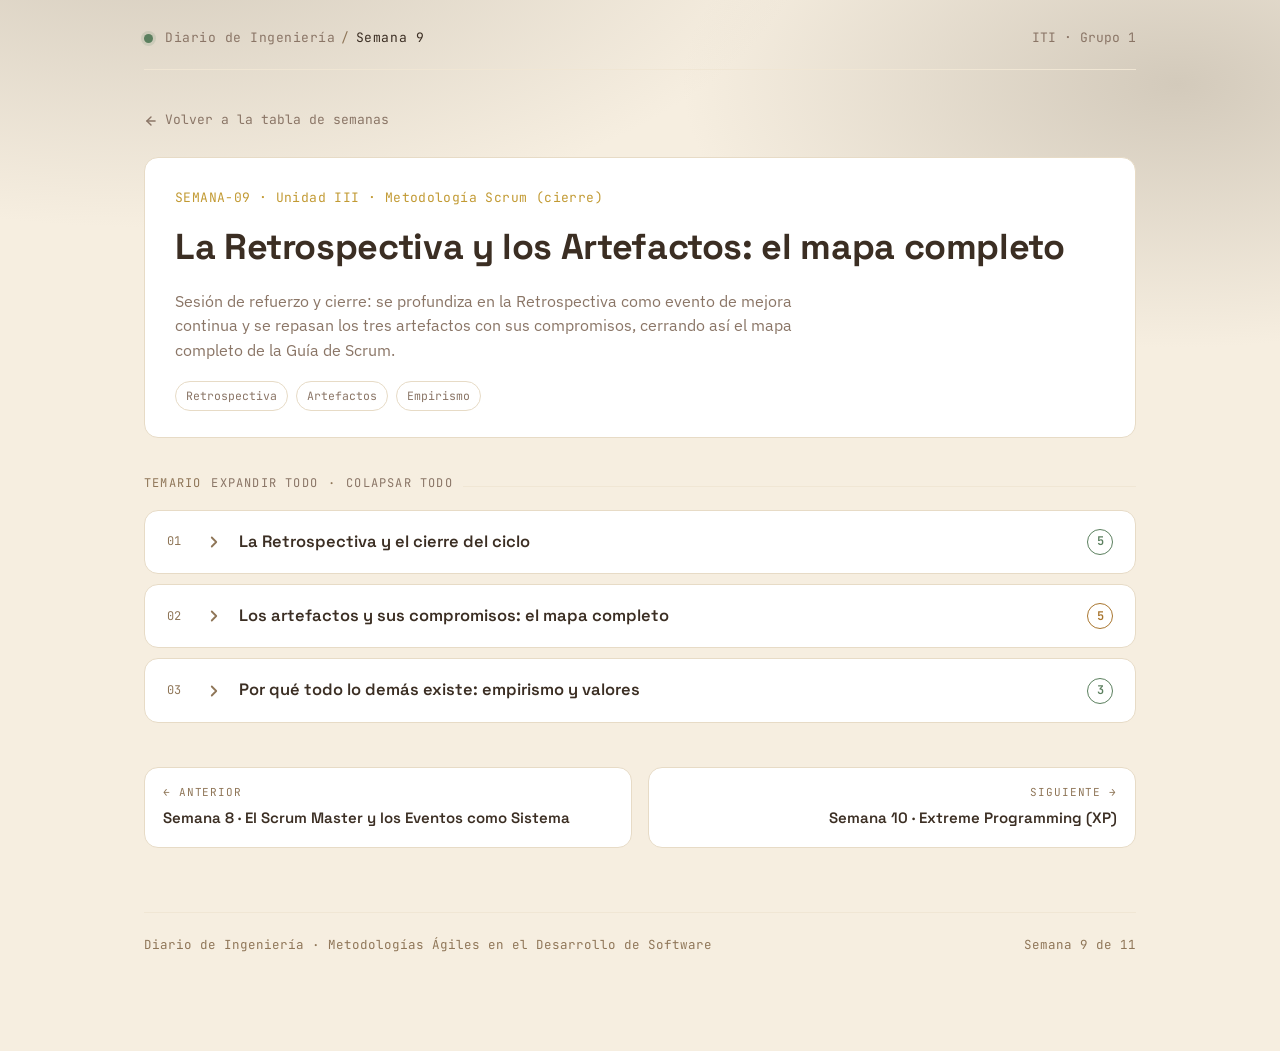
<file: semana9.html>
<!DOCTYPE html>
<html lang="es">
<head>
<meta charset="UTF-8">
<meta name="viewport" content="width=device-width, initial-scale=1.0">
<title>Semana 9 · La Retrospectiva y los Artefactos: el mapa completo — Diario de Ingeniería</title>
<link rel="stylesheet" href="styles.css">
</head>
<body>
<div class="shell">

  <div class="topbar">
    <div class="brand">
      <span class="dot"></span>
      <span class="brand-path"><a href="index.html">Diario de Ingeniería</a><span class="sep">/</span><span class="current">Semana 9</span></span>
    </div>
    <div class="crumbs">ITI · Grupo 1</div>
  </div>

  <a class="back-link" href="index.html"><svg viewBox="0 0 24 24" fill="none" stroke="currentColor" stroke-width="2.4" stroke-linecap="round" stroke-linejoin="round"><line x1="19" y1="12" x2="5" y2="12"></line><polyline points="12 19 5 12 12 5"></polyline></svg> Volver a la tabla de semanas</a>

  <header class="week-header" style="--accent:var(--accent-amber)">
    <span class="ticket-id" style="color:var(--accent-amber)">SEMANA-09 · Unidad III · Metodología Scrum (cierre)</span>
    <h1>La Retrospectiva y los Artefactos: el mapa completo</h1>
    <p class="lede">Sesión de refuerzo y cierre: se profundiza en la Retrospectiva como evento de mejora continua y se repasan los tres artefactos con sus compromisos, cerrando así el mapa completo de la Guía de Scrum.</p>
    <div class="week-tags"><span class="tag">Retrospectiva</span><span class="tag">Artefactos</span><span class="tag">Empirismo</span></div>
  </header>

  <div class="backlog-label">
    Temario
    <button id="expand-all" style="all:unset;cursor:pointer;color:var(--ink-muted)">expandir todo</button>
    ·
    <button id="collapse-all" style="all:unset;cursor:pointer;color:var(--ink-muted)">colapsar todo</button>
  </div>

  <div class="backlog">
    <details class="story" id="tema-1" style="--accent-open:var(--accent-amber)">
      <summary>
        <span class="story-index">01</span>
        <svg class="chevron" viewBox="0 0 24 24" fill="none" stroke="currentColor" stroke-width="2.4" stroke-linecap="round" stroke-linejoin="round"><polyline points="9 6 15 12 9 18"></polyline></svg>
        <h3>La Retrospectiva y el cierre del ciclo</h3>
        <span class="point-badge" style="--point-color:var(--accent-sage); --point-bg:var(--accent-sage)22" title="Puntos de historia (extensión relativa del tema)">5</span>
      </summary>
      <div class="story-body">
        <p>La <strong>Retrospectiva</strong> existe para planificar formas de aumentar la calidad y la efectividad: el equipo inspecciona cómo fue el sprint y decide cómo mejorar. Lo que inspecciona son las personas, las interacciones, los procesos, las herramientas y la propia Definition of Done —el <em>proceso</em>, no el producto—, y participa el Scrum Team completo (Developers, Product Owner y Scrum Master), sin stakeholders. Ocurre al final de cada sprint, después de la Review, y cierra el ciclo antes del siguiente Planning; su producto son mejoras concretas y accionables, idealmente incorporadas ya al sprint siguiente.</p>
        <table class="mini-table">
          <thead><tr><th>Sprint Review</th><th>Sprint Retrospective</th></tr></thead>
          <tbody>
            <tr><td>Inspecciona el Incremento (el producto)</td><td>Inspecciona el proceso (cómo trabajamos)</td></tr>
            <tr><td>Participan Scrum Team + stakeholders</td><td>Participa solo el Scrum Team</td></tr>
            <tr><td>Adapta el Product Backlog</td><td>Adapta la forma de trabajar (incluida la DoD)</td></tr>
            <tr><td>Sesión de trabajo, no una simple demo</td><td>Espacio protegido, con confianza</td></tr>
            <tr><td>Pregunta central: ¿construimos lo correcto?</td><td>Pregunta central: ¿trabajamos de la forma correcta?</td></tr>
          </tbody>
        </table>
        <div class="callout" style="--callout-color:var(--accent-amber)"><span class="callout-label">La directiva primaria (Norm Kerth)</span>"Independientemente de lo que descubramos, entendemos y creemos sinceramente que cada uno hizo el mejor trabajo posible con lo que sabía y tenía en ese momento." Se recomienda leerla en voz alta antes de empezar cualquier retrospectiva: se critican procesos y conductas, nunca a las personas.</div>
        <p>Existen varias técnicas para facilitarla, y cada equipo puede usar la que mejor le calce: <strong>Start · Stop · Continue</strong> (tres columnas —empezar / dejar / seguir— es la más directa y produce acuerdos accionables rápido; ojo con la columna "dejar", ahí suele vivir la verdad incómoda), la <strong>Estrella de Mar</strong> (cinco zonas —seguir / más de esto / menos de esto / empezar / dejar— que capturan matices, como cosas que funcionan pero en la dosis equivocada) y las <strong>4Ls</strong> (me gustó / aprendí / faltó / deseé, ideal para cierres de proyecto porque equilibra lo emocional y lo racional).</p>
        <p>La prueba de calidad de una retrospectiva es que sus salidas sean mejoras <em>accionables</em>, no simples deseos. "Comunicarnos mejor" o "ser más responsables" no sirven: nadie sabrá la próxima semana si se cumplieron y se olvidan al salir del aula. En cambio, "actualizar el tablero todos los días antes de las 5 p.m., responsable: todo el equipo, verifica: el Scrum Master cada viernes" sí sirve: es concreta, tiene dueño, tiene fecha y es verificable —se hizo o no se hizo—. La regla de oro: es mejor salir con dos mejoras que sí se van a aplicar, que con veinte que nadie va a recordar.</p>
      </div>
    </details>

    <details class="story" id="tema-2" style="--accent-open:var(--accent-amber)">
      <summary>
        <span class="story-index">02</span>
        <svg class="chevron" viewBox="0 0 24 24" fill="none" stroke="currentColor" stroke-width="2.4" stroke-linecap="round" stroke-linejoin="round"><polyline points="9 6 15 12 9 18"></polyline></svg>
        <h3>Los artefactos y sus compromisos: el mapa completo</h3>
        <span class="point-badge" style="--point-color:var(--accent-teal); --point-bg:var(--accent-teal)22" title="Puntos de historia (extensión relativa del tema)">5</span>
      </summary>
      <div class="story-body">
        <p>Los artefactos representan trabajo o valor y existen para maximizar la <strong>transparencia</strong>: cualquiera que los mire debe ver lo mismo. Desde la Guía Scrum 2020, cada uno tiene asociado un <strong>compromiso</strong> —una meta que le da foco y permite medir el progreso—, que funciona como su criterio de honestidad: sin ese compromiso, el artefacto degenera en una lista de deseos, un lote de tareas o una promesa vacía. Un Product Backlog sin objetivo es solo una lista de deseos; un Sprint sin objetivo es solo un montón de tareas; un "Incremento" sin Definition of Done es solo una promesa.</p>
        <table class="mini-table">
          <thead><tr><th>Artefacto</th><th>Compromiso</th><th>En una frase</th></tr></thead>
          <tbody>
            <tr><td>Product Backlog</td><td>Objetivo del Producto</td><td>La meta a largo plazo que da coherencia a la lista: describe un estado futuro del producto.</td></tr>
            <tr><td>Sprint Backlog</td><td>Objetivo del Sprint</td><td>El porqué del sprint: la razón que une los elementos elegidos y guía el plan diario.</td></tr>
            <tr><td>Incremento</td><td>Definition of Done</td><td>El criterio compartido de "terminado": sin DoD cumplida, el incremento no existe.</td></tr>
          </tbody>
        </table>
        <p>El Sprint Backlog —el artefacto que pertenece a los Developers— tiene, en realidad, tres partes: el <strong>porqué</strong> (el Objetivo del Sprint, la meta única que da sentido al sprint; se fija en el Planning y no cambia durante el sprint), el <strong>qué</strong> (los elementos del Product Backlog seleccionados para ese sprint; el alcance puede renegociarse con el PO sin tocar el objetivo) y el <strong>cómo</strong> (el plan de acción para entregar el incremento, que es de los Developers y se ajusta todos los días en el Daily).</p>
        <p>El <strong>Incremento</strong> es aditivo (cada uno funciona junto con todos los anteriores; se apila, no se rompe), es usable (alguien podría usarlo hoy: "casi funciona" no es un incremento, es trabajo en proceso que vuelve al backlog), solo existe si cumple la DoD (la Definition of Done es la frontera entre el trabajo y el valor; no hay "90% terminado") y puede entregarse antes del fin del sprint (la Sprint Review nunca debería ser la única puerta de salida: el valor se libera cuando está listo).</p>
      </div>
    </details>

    <details class="story" id="tema-3" style="--accent-open:var(--accent-amber)">
      <summary>
        <span class="story-index">03</span>
        <svg class="chevron" viewBox="0 0 24 24" fill="none" stroke="currentColor" stroke-width="2.4" stroke-linecap="round" stroke-linejoin="round"><polyline points="9 6 15 12 9 18"></polyline></svg>
        <h3>Por qué todo lo demás existe: empirismo y valores</h3>
        <span class="point-badge" style="--point-color:var(--accent-sage); --point-bg:var(--accent-sage)22" title="Puntos de historia (extensión relativa del tema)">3</span>
      </summary>
      <div class="story-body">
        <p>Como cierre de la Unidad III, se repasa el porqué detrás de todo el marco: el <strong>empirismo</strong> y sus tres pilares —<strong>transparencia</strong> (el estado real del trabajo es visible para todos: artefactos vivos, tablero al día, DoD compartida, sin maquillaje), <strong>inspección</strong> (examinar con frecuencia para detectar desvíos a tiempo; los cuatro eventos son las inspecciones formales de Scrum) y <strong>adaptación</strong> (corregir cuanto antes lo que se desvió: el plan, el proceso o el producto; inspeccionar sin adaptar es solo la mitad del trabajo)—. Los tres se encadenan: sin transparencia, la inspección se engaña a sí misma; y adaptar con datos falsos empeora las cosas en vez de mejorarlas.</p>
        <p>Y se repasan también los cinco valores que sostienen a las personas dentro del marco: <strong>compromiso</strong> (con los objetivos del equipo y con apoyarse mutuamente; ej.: cumplir la DoD aunque cueste), <strong>foco</strong> (en el trabajo del sprint y su objetivo; ej.: decir "todavía no" a mitad de sprint), <strong>apertura</strong> (franqueza sobre el trabajo y sus dificultades; ej.: admitir un bloqueo en el Daily), <strong>respeto</strong> (personas capaces e independientes; ej.: en la retro se critica el proceso, no a la gente) y <strong>coraje</strong> (hacer lo correcto ante lo difícil; ej.: el PO que dice "no", dar malas noticias a tiempo). Con roles, eventos y artefactos ya vistos, el mapa de la Guía Scrum queda completo.</p>
      </div>
    </details>
  </div>

  <nav class="week-pager">
    <a class="pager-link prev" href="semana8.html"><span class="dir">← Anterior</span><span class="pt">Semana 8 · El Scrum Master y los Eventos como Sistema</span></a>
    <a class="pager-link next" href="semana10.html"><span class="dir">Siguiente →</span><span class="pt">Semana 10 · Extreme Programming (XP)</span></a>
  </nav>

  <footer class="site-footer">
    <span>Diario de Ingeniería · Metodologías Ágiles en el Desarrollo de Software</span>
    <span>Semana 9 de 11</span>
  </footer>

</div>
<script src="script.js"></script>
</body>
</html>
</file>
<file: styles.css>
@import url('https://fonts.googleapis.com/css2?family=Space+Grotesk:wght@500;600;700&family=IBM+Plex+Sans:wght@400;500;600&family=JetBrains+Mono:wght@400;500;600&display=swap');

:root{
  --bg-void:#f6eee0;
  --bg-panel:#ffffff;
  --bg-panel-raised:#f7f4ec;
  --ink-primary:#3B2E23;
  --ink-muted:#8A7566;
  --ink-faint:#8f7658;
  --line:#E7DBC6;
  --line-soft:#F0E6D4;

  /* café tostado */
  --accent-violet:#8B5A2B;
  --accent-violet-dim:#8B5A2B26;
  /* dorado */
  --accent-amber:#C29A33;
  --accent-amber-dim:#C29A3326;
  /* verde salvia */
  --accent-sage:#5B7F5E;
  --accent-sage-dim:#5B7F5E26;
  /* caramelo / dorado oscuro */
  --accent-teal:#A9762F;
  --accent-teal-dim:#A9762F26;
  /* terracota, solo para avisos puntuales */
  --accent-coral:#B5533C;

  --radius:14px;
  --radius-sm:8px;

  --font-display:'Space Grotesk', sans-serif;
  --font-body:'IBM Plex Sans', sans-serif;
  --font-mono:'JetBrains Mono', monospace;
}

*{ box-sizing:border-box; }
html{ scroll-behavior:smooth; }

body{
  margin:0;
  background:
    radial-gradient(1100px 520px at 12% -8%, #d3cabb 0%, transparent 60%),
    radial-gradient(900px 480px at 92% 8%, #d3cabb 0%, transparent 55%),
    var(--bg-void);
  color:var(--ink-primary);
  font-family:var(--font-body);
  line-height:1.6;
  -webkit-font-smoothing:antialiased;
}

a{ color:inherit; text-decoration:none; }

::selection{ background:var(--accent-amber-dim); color:#3B2E23; }

:focus-visible{
  outline:2px solid var(--accent-teal);
  outline-offset:3px;
  border-radius:4px;
}

/* ---------- layout shell ---------- */
.shell{
  max-width:1040px;
  margin:0 auto;
  padding:0 24px 96px;
}

.topbar{
  display:flex;
  align-items:center;
  justify-content:space-between;
  gap:16px;
  padding:28px 0 20px;
  border-bottom:1px solid var(--line-soft);
  margin-bottom:40px;
}

.brand{
  display:flex;
  align-items:center;
  gap:12px;
  font-family:var(--font-mono);
  font-size:13px;
  color:var(--ink-muted);
  letter-spacing:.04em;
}

.brand .dot{
  width:9px; height:9px; border-radius:50%;
  background:var(--accent-sage);
  box-shadow:0 0 0 3px var(--accent-sage-dim);
  flex-shrink:0;
}

.brand-path a{ color:var(--ink-muted); }
.brand-path a:hover{ color:var(--ink-primary); }
.brand-path .sep{ color:var(--ink-faint); margin:0 6px; }
.brand-path .current{ color:var(--ink-primary); }

.crumbs{
  font-family:var(--font-mono);
  font-size:13px;
  color:var(--ink-muted);
}

/* ---------- header / hero ---------- */
.masthead{
  padding:8px 0 44px;
}

.masthead .eyebrow{
  font-family:var(--font-mono);
  font-size:12px;
  letter-spacing:.14em;
  text-transform:uppercase;
  color:var(--accent-teal);
  margin:0 0 14px;
}

.masthead h1{
  font-family:var(--font-display);
  font-weight:700;
  font-size:clamp(30px, 4.4vw, 46px);
  line-height:1.08;
  margin:0 0 16px;
  letter-spacing:-0.01em;
}

.masthead p.lede{
  color:var(--ink-muted);
  font-size:17px;
  max-width:640px;
  margin:0;
}

.course-meta{
  display:flex;
  flex-wrap:wrap;
  gap:10px;
  margin-top:26px;
}

.meta-chip{
  font-family:var(--font-mono);
  font-size:12.5px;
  color:var(--ink-muted);
  background:var(--bg-panel);
  border:1px solid var(--line);
  padding:7px 12px;
  border-radius:100px;
  display:flex;
  align-items:center;
  gap:7px;
}

.meta-chip b{ color:var(--ink-primary); font-weight:600; }
.meta-chip[contenteditable="true"]{ cursor:text; }
.meta-chip[contenteditable="true"]:hover{ border-color:var(--accent-teal); }

/* ---------- sprint board (home) ---------- */
.board-label{
  display:flex;
  align-items:baseline;
  justify-content:space-between;
  margin:8px 0 20px;
}

.board-label h2{
  font-family:var(--font-display);
  font-size:14px;
  letter-spacing:.1em;
  text-transform:uppercase;
  color:var(--ink-muted);
  margin:0;
  font-weight:600;
}

.board-label .count{
  font-family:var(--font-mono);
  font-size:13px;
  color:var(--ink-faint);
}

.board{
  display:grid;
  grid-template-columns:repeat(auto-fill, minmax(280px, 1fr));
  gap:16px;
}

.ticket{
  position:relative;
  background:var(--bg-panel);
  border:1px solid var(--line);
  border-left:3px solid var(--accent);
  border-radius:var(--radius);
  padding:22px 22px 20px;
  display:flex;
  flex-direction:column;
  gap:14px;
  transition:transform .18s ease, border-color .18s ease, background .18s ease;
}

.ticket:hover{
  transform:translateY(-3px);
  background:var(--bg-panel-raised);
  border-color:var(--line);
  border-left-color:var(--accent);
}

.ticket .ticket-top{
  display:flex;
  align-items:center;
  justify-content:space-between;
}

.ticket-id{
  font-family:var(--font-mono);
  font-size:12px;
  color:var(--accent);
  letter-spacing:.03em;
}

.ticket-status{
  font-family:var(--font-mono);
  font-size:10.5px;
  text-transform:uppercase;
  letter-spacing:.08em;
  color:var(--ink-muted);
  border:1px solid var(--line);
  padding:3px 8px;
  border-radius:100px;
}

.ticket h3{
  font-family:var(--font-display);
  font-size:19px;
  font-weight:600;
  margin:0;
  line-height:1.3;
}

.ticket .unit-tag{
  font-size:12.5px;
  color:var(--ink-muted);
}

.ticket .topic-preview{
  font-size:13.5px;
  color:var(--ink-faint);
  margin:0;
  line-height:1.55;
}

.ticket .ticket-foot{
  margin-top:auto;
  display:flex;
  align-items:center;
  justify-content:space-between;
  padding-top:12px;
  border-top:1px solid var(--line-soft);
}

.ticket .items-count{
  font-family:var(--font-mono);
  font-size:12px;
  color:var(--ink-muted);
}

.ticket .go{
  font-family:var(--font-mono);
  font-size:12.5px;
  color:var(--accent);
  display:flex;
  align-items:center;
  gap:5px;
}

.ticket .go svg{ transition:transform .18s ease; }
.ticket:hover .go svg{ transform:translateX(3px); }

/* ---------- week detail page ---------- */
.week-header{
  background:var(--bg-panel);
  border:1px solid var(--line);
  border-radius:var(--radius);
  padding:30px 30px 26px;
  margin-bottom:36px;
}

.week-header .ticket-id{ font-size:13px; margin-bottom:10px; display:block; }

.week-header h1{
  font-family:var(--font-display);
  font-size:clamp(26px, 3.6vw, 36px);
  margin:0 0 12px;
  font-weight:700;
  letter-spacing:-0.01em;
}

.week-header .lede{
  color:var(--ink-muted);
  font-size:15.5px;
  max-width:680px;
  margin:0 0 18px;
}

.week-tags{
  display:flex;
  gap:8px;
  flex-wrap:wrap;
}

.tag{
  font-family:var(--font-mono);
  font-size:11.5px;
  padding:5px 10px;
  border-radius:100px;
  border:1px solid var(--line);
  color:var(--ink-muted);
}

/* ---------- backlog / accordion ---------- */
.backlog-label{
  display:flex;
  align-items:baseline;
  gap:10px;
  margin:0 0 16px;
  font-family:var(--font-mono);
  font-size:12px;
  color:var(--ink-faint);
  text-transform:uppercase;
  letter-spacing:.1em;
}

.backlog-label::after{
  content:"";
  flex:1;
  height:1px;
  background:var(--line-soft);
}

.backlog{
  display:flex;
  flex-direction:column;
  gap:10px;
}

.story{
  background:var(--bg-panel);
  border:1px solid var(--line);
  border-radius:var(--radius);
  overflow:hidden;
}

.story[open]{
  border-color:var(--accent-open);
}

.story summary{
  list-style:none;
  cursor:pointer;
  display:flex;
  align-items:center;
  gap:16px;
  padding:18px 22px;
  user-select:none;
}

.story summary::-webkit-details-marker{ display:none; }

.story .story-index{
  font-family:var(--font-mono);
  font-size:12px;
  color:var(--ink-faint);
  width:22px;
  flex-shrink:0;
}

.story .chevron{
  flex-shrink:0;
  width:18px; height:18px;
  color:var(--ink-faint);
  transition:transform .2s ease;
}

.story[open] .chevron{ transform:rotate(90deg); color:var(--accent-open); }

.story summary h3{
  font-family:var(--font-display);
  font-weight:600;
  font-size:16.5px;
  margin:0;
  flex:1;
  color:var(--ink-primary);
}

.point-badge{
  font-family:var(--font-mono);
  font-size:12px;
  font-weight:600;
  color:var(--point-color);
  background:var(--point-bg);
  border:1px solid var(--point-color);
  width:26px; height:26px;
  border-radius:50%;
  display:flex;
  align-items:center;
  justify-content:center;
  flex-shrink:0;
}

.story-body{
  padding:0 22px 26px 60px;
  color:var(--ink-muted);
  font-size:15px;
}

.story-body p{ margin:0 0 14px; }
.story-body p:last-child{ margin-bottom:0; }

.story-body strong{ color:var(--ink-primary); font-weight:600; }

.story-body ul{
  margin:0 0 14px;
  padding-left:20px;
}
.story-body li{ margin-bottom:6px; }

.callout{
  border-left:3px solid var(--callout-color, var(--accent-teal));
  background:var(--bg-panel-raised);
  border-radius:0 var(--radius-sm) var(--radius-sm) 0;
  padding:12px 16px;
  margin:14px 0;
  font-size:14px;
}

.callout .callout-label{
  font-family:var(--font-mono);
  font-size:11px;
  text-transform:uppercase;
  letter-spacing:.08em;
  color:var(--callout-color, var(--accent-teal));
  display:block;
  margin-bottom:5px;
}

.mini-table{
  width:100%;
  border-collapse:collapse;
  margin:14px 0;
  font-size:13.5px;
}
.mini-table th, .mini-table td{
  text-align:left;
  padding:9px 12px;
  border-bottom:1px solid var(--line-soft);
}
.mini-table th{
  font-family:var(--font-mono);
  font-size:11.5px;
  text-transform:uppercase;
  letter-spacing:.06em;
  color:var(--ink-faint);
  font-weight:500;
}

code.inline{
  font-family:var(--font-mono);
  background:var(--bg-panel-raised);
  border:1px solid var(--line);
  padding:1px 6px;
  border-radius:5px;
  font-size:.9em;
  color:var(--accent-teal);
}

/* ---------- prev/next nav ---------- */
.week-pager{
  display:flex;
  justify-content:space-between;
  gap:16px;
  margin-top:44px;
}

.pager-link{
  flex:1;
  background:var(--bg-panel);
  border:1px solid var(--line);
  border-radius:var(--radius);
  padding:16px 18px;
  transition:border-color .18s ease, background .18s ease;
}
.pager-link:hover{ border-color:var(--accent-teal); background:var(--bg-panel-raised); }
.pager-link.disabled{ opacity:.35; pointer-events:none; }

.pager-link .dir{
  font-family:var(--font-mono);
  font-size:11px;
  text-transform:uppercase;
  letter-spacing:.08em;
  color:var(--ink-faint);
  display:block;
  margin-bottom:4px;
}
.pager-link.next{ text-align:right; }
.pager-link .pt{ font-family:var(--font-display); font-weight:600; font-size:15px; }

/* ---------- back link ---------- */
.back-link{
  display:inline-flex;
  align-items:center;
  gap:7px;
  font-family:var(--font-mono);
  font-size:13px;
  color:var(--ink-muted);
  margin-bottom:26px;
}
.back-link:hover{ color:var(--accent-teal); }
.back-link svg{ width:14px; height:14px; }

/* ---------- footer ---------- */
.site-footer{
  margin-top:64px;
  padding-top:22px;
  border-top:1px solid var(--line-soft);
  color:var(--ink-faint);
  font-size:12.5px;
  font-family:var(--font-mono);
  display:flex;
  justify-content:space-between;
  flex-wrap:wrap;
  gap:8px;
}

/* ---------- responsive ---------- */
@media (max-width:640px){
  .shell{ padding:0 16px 72px; }
  .story-body{ padding-left:22px; }
  .story summary{ padding:16px; gap:10px; }
  .story .story-index{ display:none; }
  .week-pager{ flex-direction:column; }
  .pager-link.next{ text-align:left; }
}

@media (prefers-reduced-motion: reduce){
  *{ transition:none !important; scroll-behavior:auto !important; }
}
</file>
